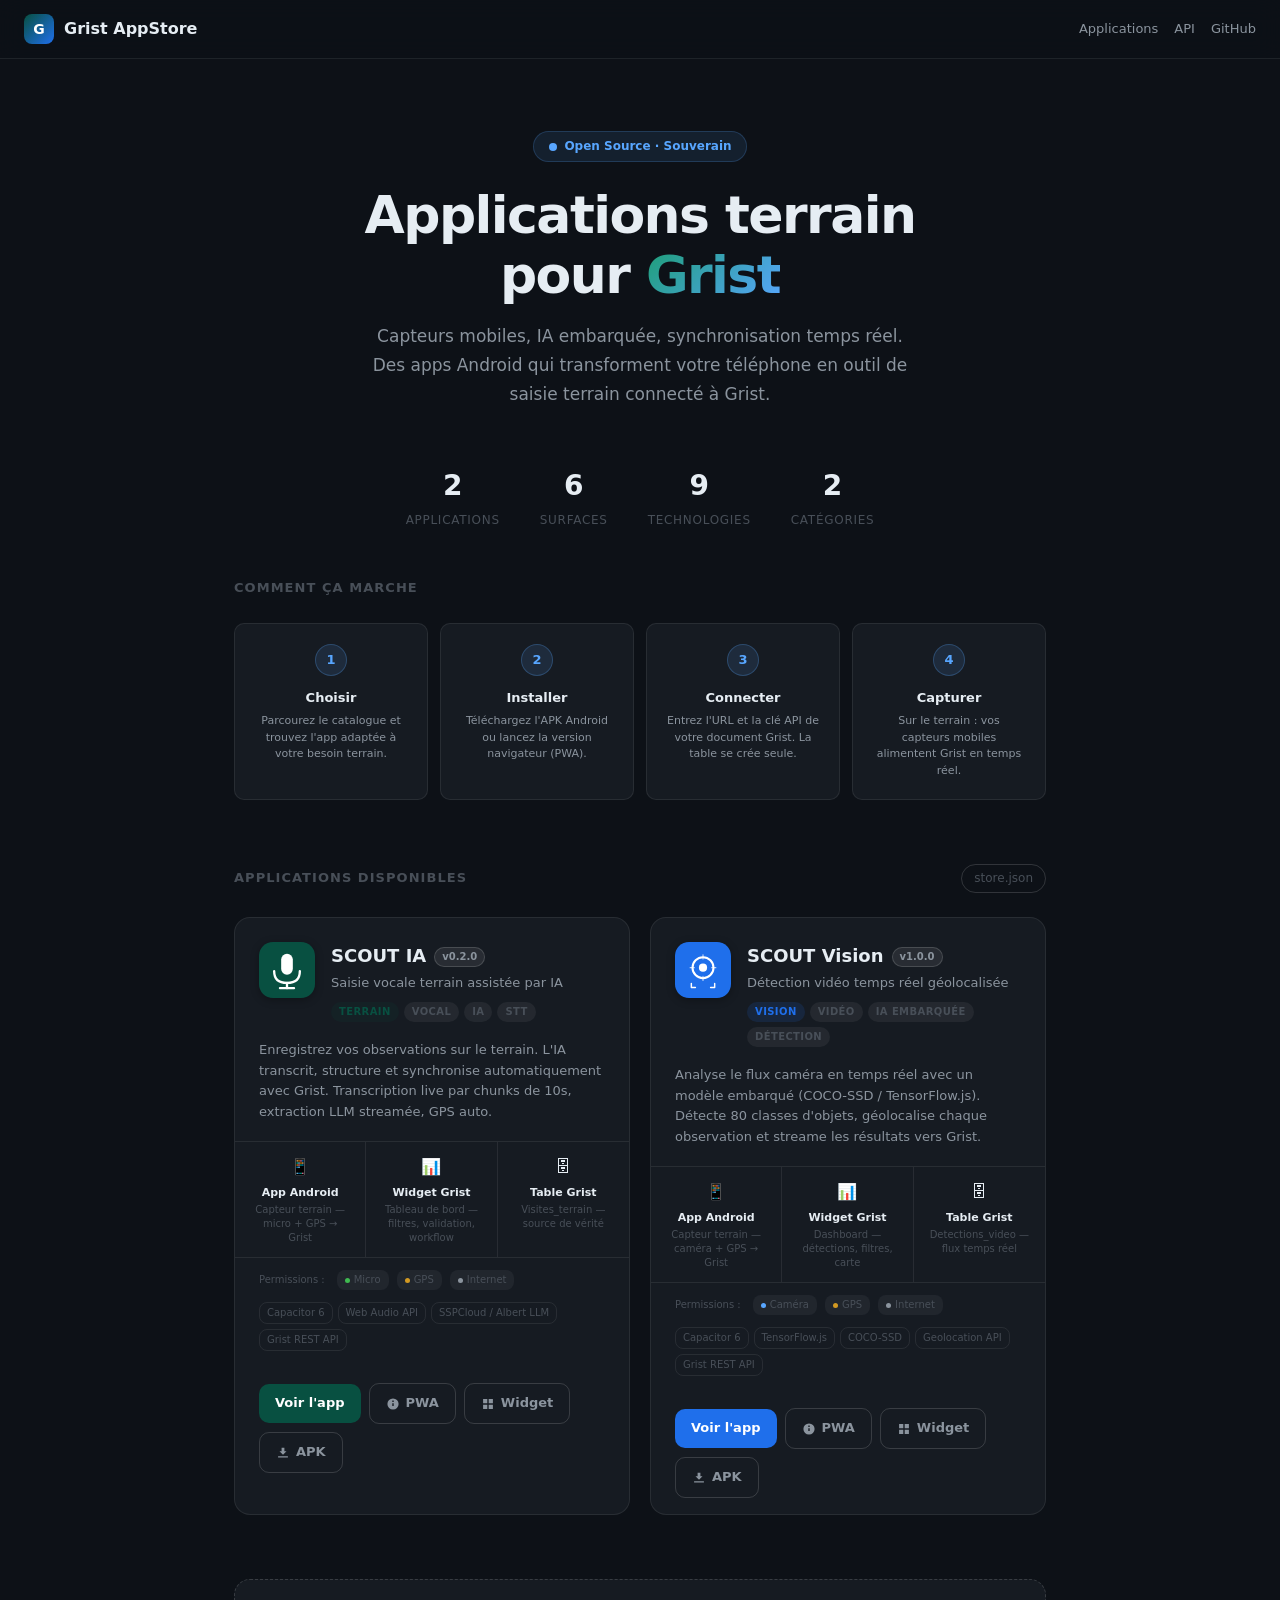
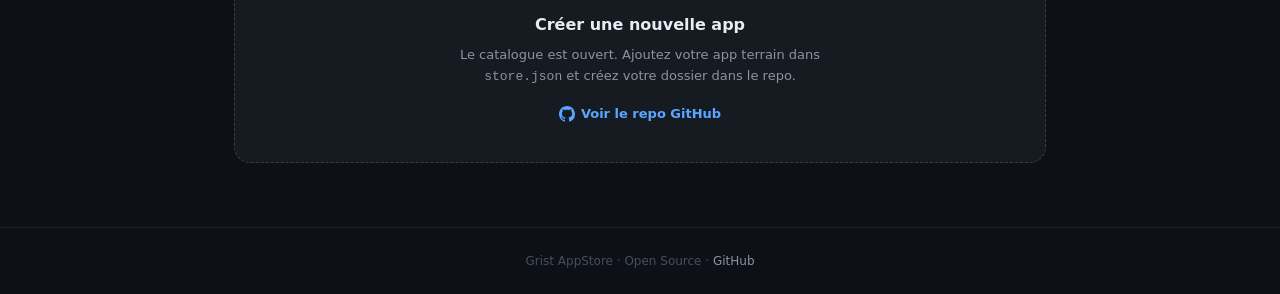
<file: index.html>
<!DOCTYPE html>
<html lang="fr">
<head>
<meta charset="UTF-8">
<meta name="viewport" content="width=device-width, initial-scale=1.0">
<title>Grist AppStore — Applications terrain pour Grist</title>
<meta name="description" content="Applications terrain et métier pour Grist : capteurs mobiles, IA embarquée, synchronisation temps réel.">
<style>
:root{--bg:#0d1117;--bg2:#161b22;--bg3:#21262d;--bd:rgba(255,255,255,.08);--bd2:rgba(255,255,255,.15);--tx:#e6edf3;--tx2:#8b949e;--tx3:#484f58;--r:10px;--r2:16px;--f:'Segoe UI',system-ui,sans-serif}
*{box-sizing:border-box;margin:0;padding:0}
body{font-family:var(--f);background:var(--bg);color:var(--tx);min-height:100vh;line-height:1.6}
a{color:inherit;text-decoration:none}

/* ── NAV ── */
nav{padding:14px 24px;display:flex;align-items:center;justify-content:space-between;border-bottom:1px solid var(--bd);position:sticky;top:0;background:rgba(13,17,23,.92);backdrop-filter:blur(12px);z-index:10}
.nav-brand{display:flex;align-items:center;gap:10px;font-weight:700;font-size:16px}
.nav-logo{width:30px;height:30px;border-radius:8px;background:linear-gradient(135deg,#085041,#1f6feb);display:flex;align-items:center;justify-content:center;color:#fff;font-weight:800;font-size:14px}
.nav-links{display:flex;gap:16px;font-size:13px;color:var(--tx2)}
.nav-links a:hover{color:var(--tx)}

/* ── HERO ── */
.hero{max-width:800px;margin:0 auto;padding:72px 24px 56px;text-align:center}
.hero-pill{display:inline-flex;align-items:center;gap:6px;background:rgba(88,166,255,.1);border:1px solid rgba(88,166,255,.2);color:#58a6ff;font-size:12px;font-weight:600;padding:5px 14px;border-radius:20px;margin-bottom:24px}
.hero h1{font-size:clamp(30px,5.5vw,52px);font-weight:800;letter-spacing:-.03em;line-height:1.15;margin-bottom:16px}
.hero h1 .hl{background:linear-gradient(135deg,#1D9E75,#58a6ff);-webkit-background-clip:text;-webkit-text-fill-color:transparent;background-clip:text}
.hero p{font-size:17px;color:var(--tx2);max-width:560px;margin:0 auto;line-height:1.7}

/* ── STATS ── */
.stats{display:flex;justify-content:center;gap:40px;padding:0 24px 48px;flex-wrap:wrap}
.stat{text-align:center}
.stat-v{font-size:28px;font-weight:800}
.stat-l{font-size:12px;color:var(--tx3);text-transform:uppercase;letter-spacing:.06em;margin-top:2px}

/* ── SECTION ── */
.section{max-width:860px;margin:0 auto;padding:0 24px 64px}
.section-hdr{display:flex;align-items:center;justify-content:space-between;margin-bottom:24px}
.section-title{font-size:13px;font-weight:700;text-transform:uppercase;letter-spacing:.08em;color:var(--tx3)}
.section-link{font-size:12px;color:var(--tx3);border:1px solid var(--bd2);border-radius:20px;padding:4px 12px}
.section-link:hover{color:var(--tx);border-color:var(--tx3)}

/* ── APP CARDS ── */
.app-grid{display:grid;grid-template-columns:repeat(auto-fill,minmax(360px,1fr));gap:20px}
@media(max-width:420px){.app-grid{grid-template-columns:1fr}}

.app-card{background:var(--bg2);border:1px solid var(--bd);border-radius:var(--r2);overflow:hidden;transition:border-color .2s,transform .2s}
.app-card:hover{border-color:var(--bd2);transform:translateY(-2px)}

.app-card-top{padding:24px 24px 18px;display:flex;gap:16px;align-items:flex-start}
.app-icon{width:56px;height:56px;border-radius:14px;overflow:hidden;flex-shrink:0;box-shadow:0 2px 8px rgba(0,0,0,.3)}
.app-icon img{width:100%;height:100%;display:block}
.app-info{flex:1;min-width:0}
.app-name{font-size:18px;font-weight:700;margin-bottom:2px;display:flex;align-items:center;gap:8px}
.app-version{font-size:10px;font-weight:600;background:rgba(255,255,255,.08);border:1px solid var(--bd2);padding:1px 7px;border-radius:10px;color:var(--tx2)}
.app-tagline{font-size:13px;color:var(--tx2);margin-bottom:8px}
.app-tags{display:flex;gap:5px;flex-wrap:wrap}
.app-tag{font-size:10px;font-weight:600;padding:2px 8px;border-radius:10px;text-transform:uppercase;letter-spacing:.04em}

.app-desc{padding:0 24px 18px;font-size:13px;color:var(--tx2);line-height:1.6}

/* Surfaces row */
.app-surfaces{display:grid;grid-template-columns:repeat(3,1fr);border-top:1px solid var(--bd);border-bottom:1px solid var(--bd)}
.app-surface{padding:12px 16px;text-align:center;border-right:1px solid var(--bd)}
.app-surface:last-child{border-right:none}
.app-surface-icon{font-size:16px;margin-bottom:4px}
.app-surface-label{font-size:11px;font-weight:600;margin-bottom:2px}
.app-surface-desc{font-size:10px;color:var(--tx3);line-height:1.4}

/* Permissions */
.app-perms{padding:12px 24px;display:flex;gap:8px;align-items:center;flex-wrap:wrap}
.app-perm{font-size:10px;color:var(--tx3);background:var(--bg3);padding:2px 8px;border-radius:8px;display:flex;align-items:center;gap:4px}
.perm-dot{width:5px;height:5px;border-radius:50%}

/* Actions row */
.app-actions{padding:16px 24px;display:flex;gap:8px;align-items:center;flex-wrap:wrap}
.app-btn{display:inline-flex;align-items:center;gap:6px;padding:9px 16px;border-radius:var(--r);font-size:13px;font-weight:600;border:1.5px solid transparent;cursor:pointer;font-family:var(--f);transition:all .15s;text-decoration:none}
.app-btn:hover{filter:brightness(1.1);transform:translateY(-1px)}
.app-btn-primary{color:#fff;border:none}
.app-btn-secondary{background:transparent;border-color:var(--bd2);color:var(--tx2)}
.app-btn-secondary:hover{border-color:var(--tx3);color:var(--tx)}
.app-btn svg{width:14px;height:14px}

/* Stack pills */
.app-stack{padding:0 24px 16px;display:flex;gap:5px;flex-wrap:wrap}
.app-stack-pill{font-size:10px;color:var(--tx3);border:1px solid var(--bd);padding:2px 7px;border-radius:8px}

/* ── HOW IT WORKS ── */
.how{max-width:860px;margin:0 auto;padding:0 24px 64px}
.how-grid{display:grid;grid-template-columns:repeat(4,1fr);gap:12px}
@media(max-width:640px){.how-grid{grid-template-columns:repeat(2,1fr)}}
@media(max-width:380px){.how-grid{grid-template-columns:1fr}}
.how-card{background:var(--bg2);border:1px solid var(--bd);border-radius:var(--r);padding:20px;text-align:center}
.how-num{width:32px;height:32px;border-radius:50%;background:rgba(88,166,255,.12);border:1px solid rgba(88,166,255,.25);color:#58a6ff;font-size:13px;font-weight:700;display:flex;align-items:center;justify-content:center;margin:0 auto 12px}
.how-card h4{font-size:13px;font-weight:600;margin-bottom:4px}
.how-card p{font-size:11px;color:var(--tx2);line-height:1.5}

/* ── ADD YOUR APP CTA ── */
.cta{max-width:860px;margin:0 auto;padding:0 24px 64px}
.cta-box{background:var(--bg2);border:1px dashed var(--bd2);border-radius:var(--r2);padding:32px;text-align:center}
.cta-box h3{font-size:16px;font-weight:700;margin-bottom:8px}
.cta-box p{font-size:13px;color:var(--tx2);max-width:440px;margin:0 auto 16px;line-height:1.6}
.cta-link{display:inline-flex;align-items:center;gap:6px;color:#58a6ff;font-size:13px;font-weight:600}
.cta-link:hover{text-decoration:underline}

/* ── FOOTER ── */
footer{border-top:1px solid var(--bd);padding:24px;text-align:center;font-size:12px;color:var(--tx3)}
footer a{color:var(--tx2)}
footer a:hover{text-decoration:underline}
</style>
</head>
<body>

<!-- ── NAV ── -->
<nav>
  <div class="nav-brand">
    <div class="nav-logo">G</div>
    Grist AppStore
  </div>
  <div class="nav-links">
    <a href="#apps">Applications</a>
    <a href="store.json">API</a>
    <a href="https://github.com/nic01asFr/Grist-AppStore">GitHub</a>
  </div>
</nav>

<!-- ── HERO ── -->
<div class="hero">
  <div class="hero-pill">
    <svg width="10" height="10" viewBox="0 0 10 10"><circle cx="5" cy="5" r="4" fill="currentColor"/></svg>
    Open Source · Souverain
  </div>
  <h1>Applications terrain<br>pour <span class="hl">Grist</span></h1>
  <p>Capteurs mobiles, IA embarquée, synchronisation temps réel. Des apps Android qui transforment votre téléphone en outil de saisie terrain connecté à Grist.</p>
</div>

<!-- ── STATS ── -->
<div class="stats" id="stats"></div>

<!-- ── HOW IT WORKS ── -->
<div class="how">
  <div class="section-hdr" style="margin-bottom:24px"><div class="section-title">Comment ça marche</div></div>
  <div class="how-grid">
    <div class="how-card">
      <div class="how-num">1</div>
      <h4>Choisir</h4>
      <p>Parcourez le catalogue et trouvez l'app adaptée à votre besoin terrain.</p>
    </div>
    <div class="how-card">
      <div class="how-num">2</div>
      <h4>Installer</h4>
      <p>Téléchargez l'APK Android ou lancez la version navigateur (PWA).</p>
    </div>
    <div class="how-card">
      <div class="how-num">3</div>
      <h4>Connecter</h4>
      <p>Entrez l'URL et la clé API de votre document Grist. La table se crée seule.</p>
    </div>
    <div class="how-card">
      <div class="how-num">4</div>
      <h4>Capturer</h4>
      <p>Sur le terrain : vos capteurs mobiles alimentent Grist en temps réel.</p>
    </div>
  </div>
</div>

<!-- ── APP CATALOG ── -->
<div class="section" id="apps">
  <div class="section-hdr">
    <div class="section-title">Applications disponibles</div>
    <a href="store.json" class="section-link">store.json</a>
  </div>
  <div class="app-grid" id="appGrid"></div>
</div>

<!-- ── CTA ── -->
<div class="cta">
  <div class="cta-box">
    <h3>Créer une nouvelle app</h3>
    <p>Le catalogue est ouvert. Ajoutez votre app terrain dans <code>store.json</code> et créez votre dossier dans le repo.</p>
    <a href="https://github.com/nic01asFr/Grist-AppStore" class="cta-link">
      <svg width="16" height="16" viewBox="0 0 16 16" fill="currentColor"><path d="M8 0C3.58 0 0 3.58 0 8c0 3.54 2.29 6.53 5.47 7.59.4.07.55-.17.55-.38 0-.19-.01-.82-.01-1.49-2.01.37-2.53-.49-2.69-.94-.09-.23-.48-.94-.82-1.13-.28-.15-.68-.52-.01-.53.63-.01 1.08.58 1.23.82.72 1.21 1.87.87 2.33.66.07-.52.28-.87.51-1.07-1.78-.2-3.64-.89-3.64-3.95 0-.87.31-1.59.82-2.15-.08-.2-.36-1.02.08-2.12 0 0 .67-.21 2.2.82.64-.18 1.32-.27 2-.27.68 0 1.36.09 2 .27 1.53-1.04 2.2-.82 2.2-.82.44 1.1.16 1.92.08 2.12.51.56.82 1.27.82 2.15 0 3.07-1.87 3.75-3.65 3.95.29.25.54.73.54 1.48 0 1.07-.01 1.93-.01 2.2 0 .21.15.46.55.38A8.01 8.01 0 0016 8c0-4.42-3.58-8-8-8z"/></svg>
      Voir le repo GitHub
    </a>
  </div>
</div>

<footer>
  Grist AppStore · Open Source · <a href="https://github.com/nic01asFr/Grist-AppStore">GitHub</a>
</footer>

<script>
// Chargement dynamique depuis store.json
(async function(){
  let store;
  try{
    const r = await fetch('store.json');
    store = await r.json();
  }catch(_){
    document.getElementById('appGrid').innerHTML = '<p style="color:var(--tx3)">Erreur de chargement du catalogue.</p>';
    return;
  }

  const apps = store.apps || [];

  // Stats
  const statsEl = document.getElementById('stats');
  const totalPerms = new Set(apps.flatMap(a=>a.permissions||[])).size;
  statsEl.innerHTML = `
    <div class="stat"><div class="stat-v">${apps.length}</div><div class="stat-l">Applications</div></div>
    <div class="stat"><div class="stat-v">${apps.reduce((n,a)=>n+(a.surfaces||[]).length,0)}</div><div class="stat-l">Surfaces</div></div>
    <div class="stat"><div class="stat-v">${apps.reduce((n,a)=>n+(a.stack||[]).length,0)}</div><div class="stat-l">Technologies</div></div>
    <div class="stat"><div class="stat-v">${new Set(apps.map(a=>a.category)).size}</div><div class="stat-l">Catégories</div></div>
  `;

  // App cards
  const grid = document.getElementById('appGrid');
  grid.innerHTML = apps.map(app=>{
    const permColors = {microphone:'#3fb950',camera:'#58a6ff',geolocation:'#d29922',internet:'#8b949e'};
    const permLabels = {microphone:'Micro',camera:'Caméra',geolocation:'GPS',internet:'Internet'};
    const surfaceIcons = {apk:'📱',widget:'📊',table:'🗄'};

    return `
    <div class="app-card">
      <div class="app-card-top">
        <div class="app-icon"><img src="${app.icon}" alt="${app.name}"></div>
        <div class="app-info">
          <div class="app-name">${app.name} <span class="app-version">v${app.version}</span></div>
          <div class="app-tagline">${app.tagline}</div>
          <div class="app-tags">
            <span class="app-tag" style="background:${app.color}22;color:${app.color}">${app.category}</span>
            ${(app.tags||[]).slice(0,3).map(t=>`<span class="app-tag" style="background:rgba(255,255,255,.06);color:var(--tx3)">${t}</span>`).join('')}
          </div>
        </div>
      </div>

      <div class="app-desc">${app.description}</div>

      <div class="app-surfaces">
        ${(app.surfaces||[]).map(s=>`
          <div class="app-surface">
            <div class="app-surface-icon">${surfaceIcons[s.type]||'📦'}</div>
            <div class="app-surface-label">${s.label}</div>
            <div class="app-surface-desc">${s.description}</div>
          </div>
        `).join('')}
      </div>

      <div class="app-perms">
        <span style="font-size:10px;color:var(--tx3);margin-right:4px">Permissions :</span>
        ${(app.permissions||[]).map(p=>`
          <span class="app-perm">
            <span class="perm-dot" style="background:${permColors[p]||'#8b949e'}"></span>
            ${permLabels[p]||p}
          </span>
        `).join('')}
      </div>

      <div class="app-stack">
        ${(app.stack||[]).map(s=>`<span class="app-stack-pill">${s}</span>`).join('')}
      </div>

      <div class="app-actions">
        <a href="${app.urls.landing}" class="app-btn app-btn-primary" style="background:${app.color}">
          Voir l'app
        </a>
        <a href="${app.urls.app}" class="app-btn app-btn-secondary" title="Lancer dans le navigateur (PWA)">
          <svg viewBox="0 0 20 20" fill="currentColor"><path d="M10 2a8 8 0 100 16 8 8 0 000-16zm1 11H9V9h2v4zm0-6H9V5h2v2z"/></svg>
          PWA
        </a>
        <a href="${app.urls.widget}" class="app-btn app-btn-secondary" title="Widget pour Grist">
          <svg viewBox="0 0 20 20" fill="currentColor"><path d="M3 3h6v6H3V3zm8 0h6v6h-6V3zM3 11h6v6H3v-6zm8 0h6v6h-6v-6z"/></svg>
          Widget
        </a>
        <a href="${app.urls.apk}" class="app-btn app-btn-secondary" title="Télécharger l'APK Android">
          <svg viewBox="0 0 20 20" fill="currentColor"><path d="M10 14l-5-5h3V4h4v5h3l-5 5zm-7 2h14v2H3v-2z"/></svg>
          APK
        </a>
      </div>
    </div>`;
  }).join('');
})();
</script>
</body>
</html>
</file>
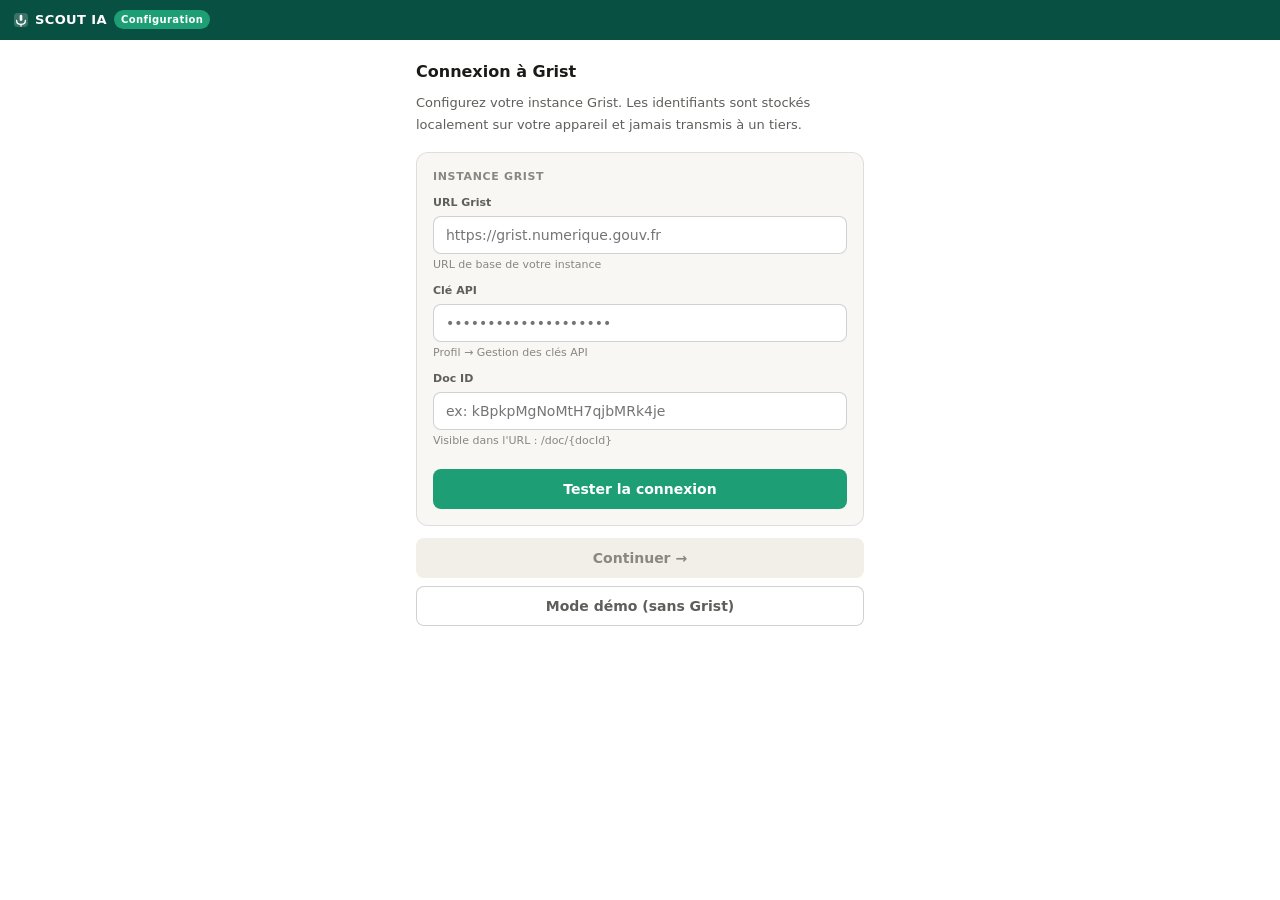
<file: app/index.html>
<!DOCTYPE html>
<html lang="fr">
<head>
<meta charset="UTF-8">
<meta name="viewport" content="width=device-width, initial-scale=1.0, viewport-fit=cover">
<meta name="theme-color" content="#085041">
<meta name="mobile-web-app-capable" content="yes">
<meta name="apple-mobile-web-app-capable" content="yes">
<meta name="apple-mobile-web-app-title" content="SCOUT IA">
<link rel="manifest" href="manifest.json">
<title>SCOUT IA</title>
<script src="https://docs.getgrist.com/grist-plugin-api.js"></script>
<script src="../shared/grist-client.js"></script>
<script src="../shared/storage.js"></script>
<script src="../shared/sensors.js"></script>
<style>
:root{--ct:#085041;--ct-m:#1D9E75;--ct-l:#E1F5EE;--ca:#BA7517;--ca-l:#FAEEDA;--cr:#A32D2D;--cr-l:#FCEBEB;--cg:#444441;--cg-l:#F1EFE8;--cg-m:#888780;--bg:#fff;--bg2:#f8f7f4;--bg3:#f1efe8;--bd:rgba(0,0,0,.1);--bd2:rgba(0,0,0,.18);--tx:#1a1a18;--tx2:#5f5e5a;--tx3:#888780;--r:8px;--r2:12px;--f:'Segoe UI',system-ui,sans-serif;--st:env(safe-area-inset-top,0px);--sb:env(safe-area-inset-bottom,0px)}
@media(prefers-color-scheme:dark){:root{--bg:#1c1c1a;--bg2:#242422;--bg3:#2c2c2a;--bd:rgba(255,255,255,.1);--bd2:rgba(255,255,255,.18);--tx:#e8e6de;--tx2:#b4b2a9;--tx3:#5f5e5a}}
*{box-sizing:border-box;margin:0;padding:0}
body{font-family:var(--f);background:var(--bg);color:var(--tx);font-size:14px;line-height:1.5;min-height:100dvh}
.hdr{background:var(--ct);color:#fff;padding:10px 14px;display:flex;align-items:center;justify-content:space-between;position:sticky;top:0;z-index:10;padding-top:calc(10px + var(--st))}
.hdr-t{font-size:13px;font-weight:600;letter-spacing:.03em;display:flex;align-items:center;gap:7px}
.badge{background:var(--ct-m);color:#fff;font-size:10px;font-weight:600;padding:2px 7px;border-radius:20px}
.hdr-a{display:flex;gap:6px}
.bi{background:rgba(255,255,255,.15);border:none;color:#fff;width:32px;height:32px;border-radius:8px;cursor:pointer;font-size:15px;display:flex;align-items:center;justify-content:center;-webkit-tap-highlight-color:transparent}
.bi:active{background:rgba(255,255,255,.3)}

/* SETUP */
#setupScreen{display:none}
.sb{padding:20px 16px;max-width:480px;margin:0 auto}
.ss{display:none}.ss.active{display:block}
.st{font-size:16px;font-weight:600;margin-bottom:8px}
.su{font-size:13px;color:var(--tx2);margin-bottom:16px;line-height:1.7}
.sp{background:var(--bg2);border:1px solid var(--bd2);border-radius:var(--r);padding:12px 14px;margin-bottom:16px}
.sr{display:flex;align-items:baseline;gap:8px;padding:5px 0;border-bottom:1px solid var(--bd);font-size:12px}
.sr:last-child{border:none}
.sc{font-weight:600;color:var(--tx);flex:1}
.stype{color:var(--tx3);font-size:11px;background:var(--bg3);padding:1px 6px;border-radius:4px}
.sreq{color:var(--ct-m);font-size:10px;font-weight:700}
.mb{border:1px solid var(--bd2);border-radius:var(--r2);overflow:hidden;margin-bottom:12px}
.mb-h{background:var(--bg3);padding:8px 12px;font-size:11px;font-weight:700;text-transform:uppercase;letter-spacing:.06em;color:var(--tx2);display:flex;align-items:center;gap:6px}
.mr-wrap{padding:10px 12px;display:flex;flex-direction:column;gap:8px}
.mr{display:grid;grid-template-columns:1fr 20px 1fr;align-items:center;gap:6px;font-size:12px}
.mr-lbl{color:var(--tx2);font-weight:600;white-space:nowrap;overflow:hidden;text-overflow:ellipsis}
.mr-arr{color:var(--tx3);text-align:center;font-size:10px}
.mr select{width:100%;border:1px solid var(--bd2);border-radius:6px;padding:6px 8px;font-size:12px;font-family:var(--f);background:var(--bg);color:var(--tx);outline:none}
.spin{display:inline-block;width:16px;height:16px;border:2px solid var(--bd2);border-top-color:var(--ct-m);border-radius:50%;animation:spin .7s linear infinite;vertical-align:middle;margin-right:6px}
@keyframes spin{to{transform:rotate(360deg)}}
.ob-card{background:var(--bg2);border:1px solid var(--bd);border-radius:var(--r2);padding:16px;margin-bottom:12px}
.ob-title{font-size:11px;font-weight:700;text-transform:uppercase;letter-spacing:.06em;color:var(--tx3);margin-bottom:10px}
.ob-field{margin-bottom:10px}
.ob-field label{font-size:11px;font-weight:600;color:var(--tx2);display:block;margin-bottom:4px}
.ob-field input{width:100%;border:1px solid var(--bd2);border-radius:var(--r);padding:10px 12px;font-size:14px;font-family:var(--f);background:var(--bg);color:var(--tx);outline:none}
.ob-field input:focus{border-color:var(--ct-m);box-shadow:0 0 0 3px rgba(29,158,117,.15)}
.ob-hint{font-size:11px;color:var(--tx3);margin-top:3px;line-height:1.5}
.ob-st{font-size:12px;padding:8px 10px;border-radius:var(--r);margin-top:8px;display:none}
.ob-st.ok{display:block;background:var(--ct-l);color:var(--ct)}
.ob-st.err{display:block;background:var(--cr-l);color:var(--cr)}

/* STEPS */
.steps{display:flex;align-items:center;padding:10px 14px;border-bottom:1px solid var(--bd)}
.step{flex:1;text-align:center;font-size:10px;font-weight:600;color:var(--tx3);padding:4px 2px;white-space:nowrap}
.step.active{color:var(--ct)}.step.done{color:var(--ct-m)}
.step-n{width:20px;height:20px;border-radius:50%;border:1.5px solid var(--bd2);display:flex;align-items:center;justify-content:center;font-size:9px;margin:0 auto 3px;font-weight:700}
.step.active .step-n{border-color:var(--ct);background:var(--ct);color:#fff}
.step.done .step-n{border-color:var(--ct-m);background:var(--ct-m);color:#fff}
.step-l{width:16px;height:1.5px;background:var(--bd);flex-shrink:0;margin-top:-14px}

/* PANELS */
.panel{padding:12px 14px}.panel+.panel{border-top:1px solid var(--bd)}
.sl{font-size:11px;font-weight:600;text-transform:uppercase;letter-spacing:.07em;color:var(--tx3);margin-bottom:8px;display:flex;align-items:center;gap:6px}
.dot{width:6px;height:6px;border-radius:50%;background:var(--ct-m)}
.rz{background:var(--bg2);border:1.5px dashed var(--bd2);border-radius:var(--r2);padding:20px 16px;text-align:center;transition:border-color .2s,background .2s}
.rz.rec{border-color:var(--cr);background:var(--cr-l);border-style:solid}
.br{width:64px;height:64px;border-radius:50%;border:none;cursor:pointer;background:var(--ct-m);color:#fff;font-size:26px;margin:0 auto 10px;display:flex;align-items:center;justify-content:center;transition:all .15s;box-shadow:0 4px 12px rgba(15,110,86,.35);-webkit-tap-highlight-color:transparent}
.br:active{transform:scale(.94)}
.br.rec{background:var(--cr);box-shadow:0 4px 12px rgba(163,45,45,.4);animation:pulse 1.2s infinite}
@keyframes pulse{0%,100%{transform:scale(1)}50%{transform:scale(1.08)}}
.rl{font-size:13px;color:var(--tx2);font-weight:500}.rl.rec{color:var(--cr);font-weight:600}
.tmr{font-size:12px;color:var(--tx3);margin-top:5px;font-variant-numeric:tabular-nums}
.wf{display:flex;align-items:center;justify-content:center;gap:3px;height:32px;margin:10px 0 4px}
.wb{width:3px;border-radius:2px;background:var(--cr);transition:height .08s}
.tbox{background:var(--bg2);border:1px solid var(--bd);border-radius:var(--r);padding:12px;min-height:70px;font-size:13px;line-height:1.7;white-space:pre-wrap}
.tbox.ld::after{content:'';display:inline-block;width:8px;height:8px;border-radius:50%;background:var(--ct-m);animation:blink .8s infinite;vertical-align:middle;margin-left:6px}
@keyframes blink{0%,100%{opacity:1}50%{opacity:.2}}
.fg{display:grid;grid-template-columns:1fr 1fr;gap:10px}
.ff{grid-column:1/-1}
.fl label{font-size:11px;font-weight:600;color:var(--tx2);display:block;margin-bottom:3px}
.fl input,.fl select,.fl textarea{width:100%;background:var(--bg);border:1px solid var(--bd2);border-radius:var(--r);padding:8px 10px;font-size:13px;font-family:var(--f);color:var(--tx);outline:none}
.fl input:focus,.fl select:focus,.fl textarea:focus{border-color:var(--ct-m);box-shadow:0 0 0 2px rgba(29,158,117,.15)}
.fl textarea{resize:vertical;min-height:70px;line-height:1.6}
.fl select{appearance:none;background-image:url("data:image/svg+xml,%3Csvg xmlns='http://www.w3.org/2000/svg' width='10' height='6'%3E%3Cpath d='M0 0l5 6 5-6z' fill='%23888'/%3E%3C/svg%3E");background-repeat:no-repeat;background-position:right 10px center;padding-right:28px}
.fl.ai input,.fl.ai select,.fl.ai textarea{border-color:var(--ct-m);background:var(--ct-l)}
.aic{display:inline-flex;align-items:center;gap:3px;font-size:10px;background:var(--ct-l);color:var(--ct);padding:1px 6px;border-radius:20px;font-weight:600;margin-left:5px;vertical-align:middle}
.up-w{display:flex;gap:6px;flex-wrap:wrap}
.up{padding:5px 14px;border-radius:20px;font-size:12px;font-weight:600;border:1.5px solid transparent;cursor:pointer;-webkit-tap-highlight-color:transparent}
.up[data-v="faible"]{background:var(--ct-l);color:var(--ct)}.up[data-v="moyen"]{background:var(--ca-l);color:var(--ca)}
.up[data-v="élevé"]{background:#fef3cd;color:#7d5a00}.up[data-v="critique"]{background:var(--cr-l);color:var(--cr)}
.up.sel[data-v="faible"]{border-color:var(--ct)}.up.sel[data-v="moyen"]{border-color:var(--ca)}
.up.sel[data-v="élevé"]{border-color:#7d5a00}.up.sel[data-v="critique"]{border-color:var(--cr)}
.ab{display:flex;gap:8px;padding:10px 14px;border-top:1px solid var(--bd);background:var(--bg2);padding-bottom:calc(10px + var(--sb))}
.btn{flex:1;padding:11px 12px;border-radius:var(--r);font-size:14px;font-weight:600;border:1.5px solid transparent;cursor:pointer;font-family:var(--f);-webkit-tap-highlight-color:transparent}
.bp{background:var(--ct-m);color:#fff}.bp:active{filter:brightness(.92)}
.bp:disabled{background:var(--cg-l);color:var(--tx3);cursor:not-allowed}
.bs{background:var(--bg);border-color:var(--bd2);color:var(--tx2)}.bs:active{background:var(--bg3)}
.sbar{padding:6px 14px;font-size:11px;min-height:24px}
.s-ok{color:var(--ct)}.s-err{color:var(--cr)}.s-info{color:var(--tx3)}
.ov{display:none;position:fixed;inset:0;background:rgba(0,0,0,.5);z-index:100;align-items:flex-end;justify-content:center}
.ov.open{display:flex}
.sh{background:var(--bg);width:100%;max-width:480px;border-radius:16px 16px 0 0;padding:16px 16px calc(16px + var(--sb));max-height:85vh;overflow-y:auto}
.sh-t{font-size:15px;font-weight:600;margin-bottom:14px;display:flex;justify-content:space-between;align-items:center}
.sh-x{background:none;border:none;font-size:20px;cursor:pointer;color:var(--tx2);padding:4px}
.sg{margin-bottom:12px}
.sg label{font-size:11px;font-weight:600;color:var(--tx2);display:block;margin-bottom:4px;text-transform:uppercase;letter-spacing:.05em}
.sg input,.sg select{width:100%;border:1px solid var(--bd2);border-radius:var(--r);padding:10px 12px;font-size:14px;font-family:var(--f);background:var(--bg);color:var(--tx);outline:none}
.sg input:focus,.sg select:focus{border-color:var(--ct-m);box-shadow:0 0 0 3px rgba(29,158,117,.15)}
.sg-i{font-size:11px;color:var(--tx3);margin-top:3px;line-height:1.5}
.dv{height:1px;background:var(--bd);margin:14px 0}
.cap-badge{display:inline-flex;align-items:center;gap:4px;background:rgba(8,80,65,.15);color:var(--ct);font-size:10px;font-weight:700;padding:2px 7px;border-radius:10px;margin-left:6px}
.photo-row{display:flex;gap:10px;align-items:center;margin-top:10px}
.photo-row .br{width:48px;height:48px;font-size:20px;margin:0;box-shadow:0 2px 8px rgba(15,110,86,.25)}
.photo-preview{flex:1;max-height:180px;border-radius:var(--r);overflow:hidden;display:none;position:relative;background:var(--bg3)}
.photo-preview img{width:100%;height:100%;object-fit:cover;display:block}
.photo-preview .photo-x{position:absolute;top:4px;right:4px;width:24px;height:24px;border-radius:50%;background:rgba(0,0,0,.6);color:#fff;border:none;font-size:14px;cursor:pointer;display:flex;align-items:center;justify-content:center}
.photo-input{display:none}
</style>
</head>
<body>

<!-- SETUP -->
<div id="setupScreen">
  <div class="hdr">
    <div class="hdr-t">
      <svg width="14" height="14" viewBox="0 0 16 16"><rect width="16" height="16" rx="4" fill="rgba(255,255,255,.2)"/><rect x="6.5" y="2" width="3" height="7" rx="1.5" fill="white"/><path d="M3 8.5Q3 13 8 13Q13 13 13 8.5" stroke="white" stroke-width="1.5" fill="none" stroke-linecap="round"/><line x1="8" y1="13" x2="8" y2="15" stroke="white" stroke-width="1.5" stroke-linecap="round"/></svg>
      SCOUT IA <span class="badge">Configuration</span>
    </div>
  </div>
  <div class="sb">
    <div class="ss active" id="st-checking">
      <div class="st"><span class="spin"></span>Initialisation…</div>
      <div class="su">Détection de l'environnement.</div>
    </div>

    <div class="ss" id="st-standalone">
      <div class="st">Connexion à Grist</div>
      <div class="su">Configurez votre instance Grist. Les identifiants sont stockés localement sur votre appareil et jamais transmis à un tiers.</div>
      <div class="ob-card">
        <div class="ob-title">Instance Grist</div>
        <div class="ob-field"><label>URL Grist</label><input type="url" id="ob-url" placeholder="https://grist.numerique.gouv.fr" autocomplete="off" spellcheck="false"><div class="ob-hint">URL de base de votre instance</div></div>
        <div class="ob-field"><label>Clé API</label><input type="password" id="ob-apikey" placeholder="••••••••••••••••••••" autocomplete="off"><div class="ob-hint">Profil → Gestion des clés API</div></div>
        <div class="ob-field"><label>Doc ID</label><input type="text" id="ob-docid" placeholder="ex: kBpkpMgNoMtH7qjbMRk4je" autocomplete="off" spellcheck="false"><div class="ob-hint">Visible dans l'URL : /doc/{docId}</div></div>
        <div id="ob-conn-status" class="ob-st"></div>
        <button class="btn bp" style="width:100%;margin-top:10px" onclick="testGristConn()">Tester la connexion</button>
      </div>
      <button class="btn bp" style="width:100%;margin-bottom:8px" id="btnContinue" onclick="continueStandalone()" disabled>Continuer →</button>
      <button class="btn bs" style="width:100%" onclick="finishSetup()">Mode démo (sans Grist)</button>
    </div>

    <div class="ss" id="st-create">
      <div class="st">Table non trouvée</div>
      <div class="su">La table <strong>Visites_terrain</strong> va être créée dans votre document.</div>
      <div class="sp" id="schemaPreview"></div>
      <button class="btn bp" style="width:100%;margin-bottom:8px" onclick="createTable()">+ Créer la table</button>
      <button class="btn bs" style="width:100%" onclick="showMappingState()">Utiliser une table existante →</button>
    </div>

    <div class="ss" id="st-mapping">
      <div class="st">Mapping des colonnes</div>
      <div class="su">Choisissez la table et associez les champs.</div>
      <div class="mb" style="margin-bottom:14px">
        <div class="mb-h">Table source</div>
        <div style="padding:10px 12px">
          <select id="mapTableSelect" onchange="onTableChange()" style="width:100%;border:1px solid var(--bd2);border-radius:var(--r);padding:8px 10px;font-size:14px;font-family:var(--f);background:var(--bg);color:var(--tx);outline:none;appearance:none">
            <option value="">— Choisir —</option>
          </select>
        </div>
      </div>
      <div class="mb" id="mapColsBlock" style="display:none">
        <div class="mb-h">Correspondance <span class="aic" style="margin-left:auto">auto</span></div>
        <div class="mr-wrap" id="mapRows"></div>
      </div>
      <div id="mapActions" style="display:none;margin-top:14px">
        <button class="btn bp" style="width:100%;margin-bottom:8px" onclick="saveMapping()">Valider</button>
        <button class="btn bs" style="width:100%" onclick="showCreateState()">← Créer une nouvelle table</button>
      </div>
    </div>

    <div class="ss" id="st-done">
      <div class="st" style="color:var(--ct-m)">✓ Prêt !</div>
      <div class="su" id="doneMsg"></div>
      <button class="btn bp" style="width:100%" onclick="finishSetup()">Ouvrir SCOUT IA →</button>
    </div>

    <div class="ss" id="st-error">
      <div class="st" style="color:var(--cr)">Erreur</div>
      <div class="su" id="errMsg"></div>
      <button class="btn bs" style="width:100%;margin-top:8px" onclick="initSetup()">↻ Réessayer</button>
      <button class="btn bp" style="width:100%;margin-top:8px" onclick="finishSetup()">Continuer sans Grist</button>
    </div>
  </div>
</div>

<!-- MAIN APP -->
<div id="mainApp" style="display:none">
  <div class="hdr">
    <div class="hdr-t">
      <svg width="14" height="14" viewBox="0 0 16 16"><rect width="16" height="16" rx="4" fill="rgba(255,255,255,.2)"/><rect x="6.5" y="2" width="3" height="7" rx="1.5" fill="white"/><path d="M3 8.5Q3 13 8 13Q13 13 13 8.5" stroke="white" stroke-width="1.5" fill="none" stroke-linecap="round"/><line x1="8" y1="13" x2="8" y2="15" stroke="white" stroke-width="1.5" stroke-linecap="round"/></svg>
      SCOUT IA <span class="badge">IA</span>
      <span id="capBadge" class="cap-badge" style="display:none">Natif</span>
    </div>
    <div class="hdr-a">
      <button class="bi" onclick="initSetup()" title="Reconfigurer">⚙</button>
      <button class="bi" onclick="openSettings()" title="API LLM">◎</button>
    </div>
  </div>

  <div class="steps">
    <div class="step done" id="step1"><div class="step-n">✓</div>Visite</div>
    <div class="step-l"></div>
    <div class="step active" id="step2"><div class="step-n">2</div>Audio</div>
    <div class="step-l"></div>
    <div class="step" id="step3"><div class="step-n">3</div>Texte</div>
    <div class="step-l"></div>
    <div class="step" id="step4"><div class="step-n">4</div>Validation</div>
  </div>

  <div class="panel">
    <div class="sl"><span class="dot"></span>Commentaire audio</div>
    <div class="rz" id="recZone">
      <button class="br" id="btnRec" onclick="toggleRecord()">🎙</button>
      <div class="rl" id="recLbl">Appuyer pour enregistrer</div>
      <div class="wf" id="waveform" style="display:none">
        <div class="wb" style="height:4px" id="b1"></div><div class="wb" style="height:8px" id="b2"></div>
        <div class="wb" style="height:14px" id="b3"></div><div class="wb" style="height:22px" id="b4"></div>
        <div class="wb" style="height:16px" id="b5"></div><div class="wb" style="height:10px" id="b6"></div>
        <div class="wb" style="height:6px" id="b7"></div>
      </div>
      <div class="tmr" id="timer"></div>
    </div>
    <div class="photo-row">
      <button class="br" onclick="document.getElementById('photoInput').click()" title="Prendre une photo">📷</button>
      <div class="photo-preview" id="photoPreview">
        <img id="photoImg">
        <button class="photo-x" onclick="clearPhoto()">✕</button>
      </div>
      <input type="file" accept="image/*" capture="environment" class="photo-input" id="photoInput" onchange="onPhotoCapture(this)">
    </div>
  </div>

  <div class="panel" id="panelTranscription" style="display:none">
    <div class="sl"><span class="dot"></span>Transcription</div>
    <div class="tbox" id="tbox"><span style="color:var(--tx3);font-style:italic">La transcription apparaîtra ici…</span></div>
    <div style="margin-top:10px;display:flex;gap:8px">
      <button class="btn bs" onclick="retranscribe()" style="flex:0;white-space:nowrap;font-size:12px;padding:6px 12px">↻ Retranscrire</button>
      <button class="btn bp" onclick="extractFields()" id="btnExtract" style="font-size:12px;padding:6px 12px">✦ Analyser par IA</button>
      <button class="btn bp" onclick="analyzePhoto()" id="btnPhotoAnalyze" style="font-size:12px;padding:6px 12px;display:none;background:var(--ca)">📷 Analyser la photo</button>
    </div>
  </div>

  <div class="panel" id="panelFields" style="display:none">
    <div class="sl"><span class="dot"></span>Données structurées <span class="aic">✦ IA</span></div>
    <div class="fg">
      <div class="fl ff" id="fg-commentaire_structure"><label>Commentaire structuré</label><textarea id="f-commentaire_structure" rows="3" placeholder="Synthèse IA…"></textarea></div>
      <div class="fl" id="fg-type_observation"><label>Type d'observation</label>
        <select id="f-type_observation"><option value="">— Sélectionner —</option><option>Voirie</option><option>Ouvrage d'art</option><option>Signalisation</option><option>Espaces verts</option><option>Assainissement</option><option>Éclairage public</option><option>Mobilier urbain</option><option>Autre</option></select>
      </div>
      <div class="fl" id="fg-localisation_precise"><label>Localisation précise</label><input type="text" id="f-localisation_precise" placeholder="PR, adresse…"></div>
      <div class="fl ff"><label>Niveau d'urgence</label>
        <div class="up-w" id="urgencePills">
          <div class="up" data-v="faible" onclick="selUrgence(this)">Faible</div>
          <div class="up" data-v="moyen" onclick="selUrgence(this)">Moyen</div>
          <div class="up" data-v="élevé" onclick="selUrgence(this)">Élevé</div>
          <div class="up" data-v="critique" onclick="selUrgence(this)">Critique</div>
        </div>
      </div>
      <div class="fl ff" id="fg-actions_requises"><label>Actions requises</label><textarea id="f-actions_requises" rows="2" placeholder="Actions à planifier…"></textarea></div>
      <div class="fl" id="fg-materiaux_concernes"><label>Matériaux concernés</label><input type="text" id="f-materiaux_concernes" placeholder="Béton, bitume…"></div>
      <div class="fl" id="fg-surface_estimee"><label>Surface estimée (m²)</label><input type="number" id="f-surface_estimee" placeholder="12" inputmode="decimal"></div>
      <div class="fl" id="fg-coordonnees_gps"><label>Coordonnées GPS</label><input type="text" id="f-coordonnees_gps" placeholder="Capture auto au démarrage" readonly style="color:var(--tx3);font-size:12px"></div>
    </div>
  </div>

  <div class="ab">
    <button class="btn bs" onclick="clearAll()">✕ Effacer</button>
    <button class="btn bp" id="btnSave" onclick="saveRecord()" disabled>↑ Enregistrer dans Grist</button>
  </div>
  <div class="sbar"><span id="statusMsg" class="s-info">Prêt</span></div>
</div>

<!-- SETTINGS -->
<div class="ov" id="settingsOverlay">
  <div class="sh">
    <div class="sh-t">Paramètres API LLM <button class="sh-x" onclick="closeSettings()">✕</button></div>
    <div class="sg"><label>Service</label>
      <select id="svc-provider" onchange="updateProviderUI()">
        <option value="sspcloud">SSPCloud (llm.lab.sspcloud.fr)</option>
        <option value="albert">Albert API (etalab.gouv.fr)</option>
        <option value="custom">Autre (OpenAI-compatible)</option>
      </select>
    </div>
    <div class="sg"><label>Clé API</label><input type="password" id="svc-apikey" placeholder="sk-…"><div class="sg-i" id="apikey-hint"></div></div>
    <div class="sg" id="svc-base-group" style="display:none"><label>URL de base</label><input type="url" id="svc-base"></div>
    <div class="dv"></div>
    <div class="sg"><label>Modèle STT</label><input type="text" id="svc-stt-model" value="gemma4-31b"><div class="sg-i">gemma4-31b supporte SpeechToText sur SSPCloud</div></div>
    <div class="sg"><label>Modèle LLM (extraction)</label>
      <select id="svc-llm-model">
        <option value="gpt-oss:20b">gpt-oss:20b — 20.9B, rapide</option>
        <option value="gpt-oss:120b">gpt-oss:120b — 116.8B, puissant</option>
        <option value="glm-4.7-flash:latest">glm-4.7-flash — 29.9B</option>
        <option value="qwen3-5-9b">qwen3-5-9b — 9B, léger</option>
        <option value="gemma4-31b">gemma4-31b — 31B, multimodal</option>
      </select>
    </div>
    <button class="btn bp" onclick="saveSettings()" style="width:100%;margin-top:8px">Enregistrer</button>
  </div>
</div>

<script>
// ══ STATE ══
// IS_CAP, IN_GRIST, apiFetch, apiFormFetch → shared/grist-client.js

let cfg = { provider:'sspcloud', apiKey:'', baseUrl:'https://llm.lab.sspcloud.fr/api', sttModel:'gemma4-31b', llmModel:'gpt-oss:20b' };
let gristConn = { url:'', apiKey:'', docId:'' };
let mapping = { tableId:'', columns:{} };
let gristRecord = null, transcription = '', audioBlob = null, urgenceVal = '', gpsCoords = null, photoBase64 = null;
let mediaRec = null, audioChunks = [], timerInt = null, waveInt = null, elapsed = 0;
let tableCols = {};

const FIELDS = [
  {id:'transcription_brute',   label:'Transcription brute',   type:'Text',    req:true},
  {id:'commentaire_structure', label:'Commentaire structuré', type:'Text',    req:false},
  {id:'type_observation',      label:"Type d'observation",    type:'Choice',  req:false},
  {id:'localisation_precise',  label:'Localisation précise',  type:'Text',    req:false},
  {id:'niveau_urgence',        label:"Niveau d'urgence",      type:'Choice',  req:false},
  {id:'actions_requises',      label:'Actions requises',      type:'Text',    req:false},
  {id:'materiaux_concernes',   label:'Matériaux concernés',   type:'Text',    req:false},
  {id:'surface_estimee',       label:'Surface estimée (m²)',  type:'Numeric', req:false},
  {id:'date_visite',           label:'Date de visite',        type:'Date',    req:false},
  {id:'statut',                label:'Statut',                type:'Choice',  req:false},
  {id:'audio',                 label:'Audio',                 type:'Attachments', req:false},
  {id:'photo',                 label:'Photo',                 type:'Attachments', req:false},
  {id:'coordonnees_gps',       label:'Coordonnées GPS',       type:'Text',    req:false},
];

// Storage → shared/storage.js (AppStorage)
const _store = new AppStorage('scoutia_v5');
const storeLoad = () => _store.load();
const storeSave = (d) => _store.save(d);

// ══ BOOT ══
window.addEventListener('load', async () => {
  if ('serviceWorker' in navigator) navigator.serviceWorker.register('sw.js').catch(()=>{});

  if (IS_CAP) {
    document.getElementById('capBadge').style.display = 'inline-flex';
  }

  const saved = await storeLoad();
  if (saved) {
    if (saved.cfg) Object.assign(cfg, saved.cfg);
    if (saved.gristConn) Object.assign(gristConn, saved.gristConn);
    if (saved.mapping && saved.mapping.tableId) Object.assign(mapping, saved.mapping);
  }

  if (IN_GRIST) {
    try { grist.ready({ requiredAccess:'full' }); } catch(e) { try { grist.ready(); } catch(_){} }
    if (mapping.tableId && Object.keys(mapping.columns).length > 0) { finishSetup(); }
    else { await initSetup(); }
  } else {
    if (gristConn.url && gristConn.apiKey && gristConn.docId && mapping.tableId) { finishSetup(); }
    else {
      show('setupScreen'); setS('standalone');
      if (gristConn.url) document.getElementById('ob-url').value = gristConn.url;
      if (gristConn.docId) document.getElementById('ob-docid').value = gristConn.docId;
    }
  }
});

// ══ GRIST API (via apiFetch → natif dans APK, fetch normal ailleurs) ══
const gristBase = () => `${gristConn.url}/api`;
const gristHdrs = () => ({ 'Authorization': `Bearer ${gristConn.apiKey}`, 'Content-Type': 'application/json' });

async function testGristConn() {
  const url = document.getElementById('ob-url').value.trim().replace(/\/$/,'');
  const key = document.getElementById('ob-apikey').value.trim();
  const docId = document.getElementById('ob-docid').value.trim();
  const el = document.getElementById('ob-conn-status');
  el.className = 'ob-st'; el.textContent = 'Test en cours…'; el.style.display = 'block';
  try {
    const r = await apiFetch(`${url}/api/docs/${docId}/tables`, {
      headers: { 'Authorization': `Bearer ${key}` }
    });
    if (!r.ok) throw new Error(`HTTP ${r.status}`);
    const d = await r.json();
    el.className = 'ob-st ok';
    el.textContent = `✓ Connecté${IS_CAP ? ' (HTTP natif)' : ''} — ${d.tables?.length || 0} table(s)`;
    gristConn = { url, apiKey: key, docId };
    document.getElementById('btnContinue').disabled = false;
  } catch(e) { el.className = 'ob-st err'; el.textContent = `✗ ${e.message}`; }
}

async function continueStandalone() { if (!gristConn.url) return; await initSetupGrist(); }

async function initSetup() {
  show('setupScreen'); hide('mainApp'); setS('checking');
  if (!IN_GRIST && !gristConn.url) { setS('standalone'); return; }
  await initSetupGrist();
}

async function initSetupGrist() {
  setS('checking');
  try {
    const tables = await listTables();
    if (tables.includes('Visites_terrain')) {
      mapping.tableId = 'Visites_terrain';
      await loadCols('Visites_terrain');
      autoMap('Visites_terrain');
      await popTableSel(tables);
      document.getElementById('mapTableSelect').value = 'Visites_terrain';
      renderMapRows('Visites_terrain');
      show('mapColsBlock'); show('mapActions');
      setS('mapping');
    } else { buildSchema(); await popTableSel(tables); setS('create'); }
  } catch(e) { document.getElementById('errMsg').textContent = `Erreur : ${e.message}`; setS('error'); }
}

async function listTables() {
  if (IN_GRIST) return await grist.docApi.listTables();
  const r = await apiFetch(`${gristBase()}/docs/${gristConn.docId}/tables`, { headers: gristHdrs() });
  if (!r.ok) throw new Error(`HTTP ${r.status}`);
  return (await r.json()).tables?.map(t => t.id) || [];
}

async function loadCols(tid) {
  if (tableCols[tid]) return;
  try {
    if (IN_GRIST) {
      const d = await grist.docApi.fetchTable(tid);
      tableCols[tid] = Object.keys(d).filter(k => !k.startsWith('_') && k !== 'id' && k !== 'manualSort');
    } else {
      const r = await apiFetch(`${gristBase()}/docs/${gristConn.docId}/tables/${tid}/columns`, { headers: gristHdrs() });
      const d = await r.json();
      tableCols[tid] = (d.columns || []).map(c => c.id).filter(id => id !== 'manualSort');
    }
  } catch(_) { tableCols[tid] = []; }
}

async function createTable() {
  setS('checking');
  document.querySelector('#st-checking .st').innerHTML = '<span class="spin"></span>Création…';
  try {
    if (IN_GRIST) {
      await grist.docApi.applyUserActions([['AddTable', 'Visites_terrain',
        FIELDS.map(f => ({
          id: f.id, type: f.type, label: f.label,
          ...(f.id==='type_observation'?{widgetOptions:JSON.stringify({choices:['Voirie',"Ouvrage d'art",'Signalisation','Espaces verts','Assainissement','Éclairage public','Mobilier urbain','Autre']})}:{}),
          ...(f.id==='niveau_urgence'?{widgetOptions:JSON.stringify({choices:['faible','moyen','élevé','critique'],choiceOptions:{'faible':{textColor:'#085041',fillColor:'#E1F5EE'},'moyen':{textColor:'#BA7517',fillColor:'#FAEEDA'},'élevé':{textColor:'#7d5a00',fillColor:'#fef3cd'},'critique':{textColor:'#A32D2D',fillColor:'#FCEBEB'}}})}:{}),
          ...(f.id==='statut'?{widgetOptions:JSON.stringify({choices:['à traiter','en cours','validé','rejeté'],choiceOptions:{'à traiter':{textColor:'#444441',fillColor:'#F1EFE8'},'en cours':{textColor:'#BA7517',fillColor:'#FAEEDA'},'validé':{textColor:'#085041',fillColor:'#E1F5EE'},'rejeté':{textColor:'#A32D2D',fillColor:'#FCEBEB'}}})}:{})
        }))
      ]]);
    } else {
      const r = await apiFetch(`${gristBase()}/docs/${gristConn.docId}/tables`, {
        method: 'POST', headers: gristHdrs(),
        body: JSON.stringify({ tables: [{ id: 'Visites_terrain', columns: FIELDS.map(f => ({ id:f.id, fields:{ label:f.label, type:f.type } })) }] })
      });
      if (!r.ok) throw new Error(`HTTP ${r.status}`);
    }
    mapping.tableId = 'Visites_terrain';
    mapping.columns = Object.fromEntries(FIELDS.map(f => [f.id, f.id]));
    await persistConfig();
    document.getElementById('doneMsg').textContent = `Table Visites_terrain créée (${FIELDS.length} colonnes).`;
    setS('done');
  } catch(e) { document.getElementById('errMsg').textContent = `Erreur : ${e.message}`; setS('error'); }
}

// ══ MAPPING UI ══
function setS(s) { document.querySelectorAll('.ss').forEach(el => el.classList.remove('active')); document.getElementById('st-'+s).classList.add('active'); }
function buildSchema() { document.getElementById('schemaPreview').innerHTML = FIELDS.map(f => `<div class="sr"><span class="sc">${f.id}</span><span class="stype">${f.type}</span>${f.req?'<span class="sreq">requis</span>':''}</div>`).join(''); }
async function popTableSel(tables) { const s=document.getElementById('mapTableSelect'); s.innerHTML='<option value="">— Choisir —</option>'; (tables||[]).forEach(t=>{const o=document.createElement('option');o.value=t;o.textContent=t;s.appendChild(o);}); }
function autoMap(tid) { const c=tableCols[tid]||[]; mapping.columns={}; FIELDS.forEach(f=>{const ex=c.find(x=>x===f.id); const fz=c.find(x=>x.toLowerCase().replace(/[^a-z0-9]/g,'')===f.id.toLowerCase().replace(/[^a-z0-9]/g,'')); mapping.columns[f.id]=ex||fz||'';}); }
async function onTableChange() { const t=document.getElementById('mapTableSelect').value; if(!t){hide('mapColsBlock');hide('mapActions');return;} mapping.tableId=t; await loadCols(t); autoMap(t); renderMapRows(t); show('mapColsBlock'); show('mapActions'); }
function renderMapRows(tid) { const c=tableCols[tid]||[]; document.getElementById('mapRows').innerHTML=FIELDS.map(f=>{const o=['<option value="">(ignorer)</option>',...c.map(x=>`<option value="${x}"${mapping.columns[f.id]===x?' selected':''}>${x}</option>`)].join(''); return `<div class="mr"><div class="mr-lbl">${f.label}${f.req?' *':''}</div><div class="mr-arr">→</div><select onchange="mapping.columns['${f.id}']=this.value">${o}</select></div>`;}).join(''); }
function showMappingState() { listTables().then(t=>popTableSel(t)).catch(()=>popTableSel([])); setS('mapping'); }
function showCreateState() { buildSchema(); setS('create'); }
async function saveMapping() { if(!mapping.tableId){alert('Choisir une table');return;} await persistConfig(); document.getElementById('doneMsg').textContent=`Mapping "${mapping.tableId}" — ${Object.values(mapping.columns).filter(Boolean).length}/${FIELDS.length} colonnes.`; setS('done'); }

async function persistConfig() {
  const d = { cfg, gristConn, mapping };
  if (IN_GRIST) { try { await grist.widgetApi.setOption('scoutConfig', d); } catch(_){} }
  await storeSave(d);
}

function finishSetup() {
  hide('setupScreen'); show('mainApp');
  if (IN_GRIST) setupListener();
  setStatus(mapping.tableId ? `Connecté — ${mapping.tableId}${IS_CAP ? ' · HTTP natif' : ''}` : 'Mode démo', 'info');
}

// ══ GRIST LISTENER (mode natif Grist) ══
function setupListener() {
  if (!IN_GRIST) return;
  try {
    grist.onRecord(rec => {
      if (!rec) return; gristRecord = rec;
      const get = f => rec[mapping.columns[f]||f];
      const tb = get('transcription_brute');
      if (tb) { transcription=tb; showTbox(tb,false); document.getElementById('panelTranscription').style.display='block'; }
      if (get('niveau_urgence')) selUrgenceVal(get('niveau_urgence'));
      ['commentaire_structure','type_observation','localisation_precise','actions_requises','materiaux_concernes','surface_estimee','coordonnees_gps'].forEach(k=>{ const el=document.getElementById('f-'+k),v=get(k); if(el&&v!=null)el.value=v; });
      document.getElementById('btnSave').disabled = false;
    });
  } catch(e) { console.warn(e); }
}

// ══ SETTINGS ══
const BASE_URLS={sspcloud:'https://llm.lab.sspcloud.fr/api',albert:'https://albert.api.etalab.gouv.fr/v1',custom:''};
const HINTS={sspcloud:'Générer depuis llm.lab.sspcloud.fr → Paramètres → Compte',albert:'albert.api.etalab.gouv.fr',custom:'Clé de votre service'};
function openSettings(){document.getElementById('svc-provider').value=cfg.provider;document.getElementById('svc-apikey').value=cfg.apiKey;document.getElementById('svc-base').value=cfg.baseUrl;document.getElementById('svc-stt-model').value=cfg.sttModel;document.getElementById('svc-llm-model').value=cfg.llmModel;updateProviderUI();document.getElementById('settingsOverlay').classList.add('open');}
function closeSettings(){document.getElementById('settingsOverlay').classList.remove('open');}
function updateProviderUI(){const p=document.getElementById('svc-provider').value;document.getElementById('svc-base-group').style.display=p==='custom'?'block':'none';document.getElementById('apikey-hint').textContent=HINTS[p]||'';if(p!=='custom')document.getElementById('svc-base').value=BASE_URLS[p];}
async function saveSettings(){cfg.provider=document.getElementById('svc-provider').value;cfg.apiKey=document.getElementById('svc-apikey').value.trim();cfg.baseUrl=BASE_URLS[cfg.provider]||document.getElementById('svc-base').value.trim();cfg.sttModel=document.getElementById('svc-stt-model').value.trim();cfg.llmModel=document.getElementById('svc-llm-model').value;closeSettings();await persistConfig();setStatus('Paramètres enregistrés','ok');}

// ══ RECORDING ══
let chunkIdx=0,chunkBlobs=[],streamAbort=null;
const CHUNK_MS=10000; // 10s segments

async function toggleRecord(){
  if(mediaRec&&mediaRec.state==='recording'){mediaRec.stop();return;}
  try{
    // GPS capture au démarrage
    gpsCoords=null;
    if(navigator.geolocation){
      navigator.geolocation.getCurrentPosition(
        p=>{gpsCoords={lat:p.coords.latitude,lon:p.coords.longitude,acc:Math.round(p.coords.accuracy)};},
        ()=>{},
        {enableHighAccuracy:true,timeout:8000}
      );
    }
    const s=await navigator.mediaDevices.getUserMedia({audio:true});
    audioChunks=[];chunkBlobs=[];chunkIdx=0;transcription='';
    document.getElementById('panelTranscription').style.display='block';
    const box=document.getElementById('tbox');
    box.className='tbox ld';box.textContent='';
    mediaRec=new MediaRecorder(s,{mimeType:MediaRecorder.isTypeSupported('audio/webm')?'audio/webm':'audio/ogg'});
    let segChunks=[];
    mediaRec.ondataavailable=e=>{
      if(e.data.size){audioChunks.push(e.data);segChunks.push(e.data);}
    };
    // Chunked: toutes les CHUNK_MS, on flush le segment pour transcription
    const chunkTimer=setInterval(()=>{
      if(mediaRec.state!=='recording')return;
      if(segChunks.length){
        const blob=new Blob(segChunks,{type:mediaRec.mimeType});
        segChunks=[];
        transcribeChunk(blob,chunkIdx++);
      }
    },CHUNK_MS);
    mediaRec.onstop=async()=>{
      clearInterval(chunkTimer);
      s.getTracks().forEach(t=>t.stop());stopWave();
      // Flush dernier segment
      if(segChunks.length){
        const blob=new Blob(segChunks,{type:mediaRec.mimeType});
        segChunks=[];
        await transcribeChunk(blob,chunkIdx++);
      }
      audioBlob=new Blob(audioChunks,{type:mediaRec.mimeType});
      setRecUI(false);
      document.getElementById('tbox').className='tbox';
      // Pré-remplir GPS si localisation vide
      if(gpsCoords){
        const gpsVal=gpsCoords.lat.toFixed(6)+', '+gpsCoords.lon.toFixed(6)+' (\u00b1'+gpsCoords.acc+'m)';
        const locEl=document.getElementById('f-localisation_precise');
        if(locEl&&!locEl.value)locEl.value=gpsVal;
        const gpsEl=document.getElementById('f-coordonnees_gps');
        if(gpsEl)gpsEl.value=gpsVal;
      }
      if(!transcription)setStatus('Aucune transcription obtenue','err');
      else setStatus('Transcription terminée \u2713','ok');
    };
    mediaRec.start(200);setRecUI(true);startTimer();startWave();
    setStatus('Enregistrement + transcription en direct\u2026','info');
  }catch(e){setStatus('Microphone inaccessible : '+e.message,'err');}
}

async function transcribeChunk(blob,idx){
  if(!cfg.apiKey){
    if(idx===0)transcription='[D\u00e9mo] Nid-de-poule PR 14+300, voie droite, ~2 m\u00b2, urgent.';
    document.getElementById('tbox').textContent=transcription;
    return;
  }
  try{
    const ext=blob.type.includes('webm')?'webm':'ogg';
    const b64=await b64enc(blob);
    let text='';
    try{
      const r=await fetch(cfg.baseUrl.replace('/api','/ollama')+'/api/transcribe',{method:'POST',headers:{'Authorization':'Bearer '+cfg.apiKey,'Content-Type':'application/json'},body:JSON.stringify({model:cfg.sttModel,audio:b64,language:'fr'})});
      if(r.ok){const d=await r.json();text=d.text||'';}
      else throw new Error('ollama '+r.status);
    }catch(e1){
      try{
        const form=new FormData();form.append('file',blob,'audio.'+ext);form.append('model',cfg.sttModel);form.append('language','fr');
        const base=cfg.baseUrl.replace(/\/api$/,'');
        const r=await apiFormFetch(base+'/api/v1/audio/transcriptions',form,{'Authorization':'Bearer '+cfg.apiKey});
        if(r.ok){const d=await r.json();text=d.text||d.transcription||'';}
        else throw new Error('/v1 '+r.status);
      }catch(e2){/* skip chunk */}
    }
    if(text){
      transcription+=(transcription?' ':'')+text.trim();
      document.getElementById('tbox').textContent=transcription;
    }
  }catch(e){/* skip chunk on error */}
}
function setRecUI(on){document.getElementById('btnRec').textContent=on?'⏹':'🎙';document.getElementById('btnRec').classList.toggle('rec',on);document.getElementById('recZone').classList.toggle('rec',on);document.getElementById('recLbl').textContent=on?'Enregistrement en cours…':'Appuyer pour enregistrer';document.getElementById('recLbl').classList.toggle('rec',on);document.getElementById('waveform').style.display=on?'flex':'none';if(!on){clearInterval(timerInt);document.getElementById('timer').textContent='';}setStep(on?2:3);}
function startTimer(){elapsed=0;timerInt=setInterval(()=>{elapsed++;const m=String(Math.floor(elapsed/60)).padStart(2,'0'),s=String(elapsed%60).padStart(2,'0');document.getElementById('timer').textContent=m+':'+s;},1000);}
function startWave(){const ids=['b1','b2','b3','b4','b5','b6','b7'];waveInt=setInterval(()=>ids.forEach(id=>{document.getElementById(id).style.height=(Math.floor(Math.random()*20)+4)+'px';}),120);}
function stopWave(){clearInterval(waveInt);}

// ══ TRANSCRIPTION ══
async function transcribeAudio(blob){
  // Retranscription complète (un seul blob)
  document.getElementById('panelTranscription').style.display='block';
  const box=document.getElementById('tbox');
  box.className='tbox ld';box.textContent='Transcription en cours…';
  setStatus('STT en cours…','info');
  transcription='';chunkIdx=0;
  await transcribeChunk(blob,0);
  box.className='tbox';
  if(transcription){showTbox(transcription,false);setStatus('Transcription terminée ✓','ok');}
  else{setStatus('STT indisponible — saisie manuelle','info');showManualTbox();}
}
function showTbox(t,ld){const b=document.getElementById('tbox');b.className='tbox'+(ld?' ld':'');b.textContent=t||'';setStep(3);}
function showManualTbox(){document.getElementById('panelTranscription').style.display='block';const b=document.getElementById('tbox');b.className='tbox';b.innerHTML='';const ta=document.createElement('textarea');ta.style.cssText='width:100%;border:none;background:transparent;font-family:inherit;font-size:13px;resize:vertical;min-height:80px;outline:none;color:var(--tx)';ta.placeholder='Saisir ou coller le texte ici…';ta.oninput=()=>{transcription=ta.value;};b.appendChild(ta);ta.focus();}
async function retranscribe(){if(!audioBlob){setStatus('Aucun audio','err');return;}await transcribeAudio(audioBlob);}

// ══ PHOTO CAPTURE + VLM ══
function onPhotoCapture(input){
  const file = input.files[0];
  if(!file) return;
  const reader = new FileReader();
  reader.onload = e => {
    photoBase64 = e.target.result.split(',')[1];
    document.getElementById('photoImg').src = e.target.result;
    document.getElementById('photoPreview').style.display = 'block';
    document.getElementById('btnPhotoAnalyze').style.display = '';
    document.getElementById('panelTranscription').style.display = 'block';
    setStep(3);
  };
  reader.readAsDataURL(file);
}
function clearPhoto(){
  photoBase64 = null;
  document.getElementById('photoPreview').style.display = 'none';
  document.getElementById('btnPhotoAnalyze').style.display = 'none';
  document.getElementById('photoInput').value = '';
}

async function analyzePhoto(){
  if(!photoBase64){setStatus('Aucune photo','err');return;}
  if(!cfg.apiKey){setStatus('Configurez la clé API (Paramètres)','err');return;}
  setStatus('Analyse VLM de la photo…','info');
  document.getElementById('btnPhotoAnalyze').disabled = true;
  document.getElementById('panelFields').style.display = 'block';

  const visionPrompt = `Tu es un assistant terrain du Cerema. Analyse cette photo d'infrastructure et extrais les données en JSON valide uniquement (sans markdown) :
- commentaire_structure (string) : description professionnelle de ce que tu observes, 2-3 phrases
- type_observation (string) : parmi [Voirie, Ouvrage d'art, Signalisation, Espaces verts, Assainissement, Éclairage public, Mobilier urbain, Autre]
- localisation_precise (string) : éléments de localisation visibles (panneau, nom de rue, repères)
- niveau_urgence (string) : parmi [faible, moyen, élevé, critique] selon la gravité visible
- actions_requises (string) : actions concrètes à réaliser
- materiaux_concernes (string) : matériaux visibles
- surface_estimee (number|null) : surface estimée en m² si évaluable
- statut (string) : toujours "à traiter"`;

  try {
    const isOllama = cfg.baseUrl.includes('sspcloud');
    const cBox = document.getElementById('f-commentaire_structure');
    let full = '';

    if(isOllama){
      const ollamaUrl = cfg.baseUrl.replace('/api','/ollama') + '/api/chat';
      const resp = await fetch(ollamaUrl, {
        method:'POST',
        headers:{'Authorization':'Bearer '+cfg.apiKey, 'Content-Type':'application/json'},
        body: JSON.stringify({
          model: cfg.sttModel, // gemma4-31b supporte la vision
          messages: [{role:'user', content: visionPrompt, images: [photoBase64]}]
        })
      });
      if(!resp.ok) throw new Error('HTTP '+resp.status);
      const reader = resp.body.getReader(), dec = new TextDecoder();
      while(true){
        const {done,value} = await reader.read(); if(done) break;
        for(const line of dec.decode(value,{stream:true}).split('\n')){
          if(!line.trim()) continue;
          try{ const j=JSON.parse(line); if(j.message?.content){full+=j.message.content; if(cBox) cBox.value=full;} }catch(_){}
        }
      }
    } else {
      const resp = await fetch(cfg.baseUrl+'/chat/completions', {
        method:'POST',
        headers:{'Authorization':'Bearer '+cfg.apiKey, 'Content-Type':'application/json'},
        body: JSON.stringify({
          model: cfg.llmModel,
          messages: [{role:'user', content:[
            {type:'text', text: visionPrompt},
            {type:'image_url', image_url:{url:'data:image/jpeg;base64,'+photoBase64}}
          ]}],
          temperature:0.1, stream:true
        })
      });
      if(!resp.ok) throw new Error('HTTP '+resp.status);
      const reader = resp.body.getReader(), dec = new TextDecoder();
      while(true){
        const {done,value} = await reader.read(); if(done) break;
        for(const line of dec.decode(value,{stream:true}).split('\n')){
          if(!line.startsWith('data:')) continue;
          const d=line.slice(5).trim(); if(d==='[DONE]') continue;
          try{ const j=JSON.parse(d); const tk=j.choices?.[0]?.delta?.content; if(tk){full+=tk; if(cBox) cBox.value=full;} }catch(_){}
        }
      }
    }

    const r = JSON.parse(full.replace(/```json|```/g,'').trim());
    fillFields(r);
    if(transcription) {} else { transcription = '[Analyse photo]'; showTbox(r.commentaire_structure || full, false); }
    document.getElementById('btnSave').disabled = false;
    setStep(4);
    setStatus('Photo analysée — vérifiez et enregistrez','ok');
  } catch(e){
    setStatus('Erreur VLM : '+e.message,'err');
  }
  document.getElementById('btnPhotoAnalyze').disabled = false;
}

// ══ LLM EXTRACTION ══
async function extractFields(){
  if(!transcription){setStatus('Aucune transcription','err');return;}
  setStatus('Analyse IA…','info');
  document.getElementById('btnExtract').disabled=true;
  document.getElementById('panelFields').style.display='block';
  const today=new Date().toISOString().split('T')[0];
  const prompt=`Tu es un assistant de saisie pour agents terrain du Cerema.
Analyse ce commentaire et extrais les données en JSON valide uniquement (sans markdown) :
- commentaire_structure (string) : reformulation professionnelle 2-3 phrases
- type_observation (string) : parmi [Voirie, Ouvrage d'art, Signalisation, Espaces verts, Assainissement, Éclairage public, Mobilier urbain, Autre]
- localisation_precise (string) : localisation mentionnée
- niveau_urgence (string) : parmi [faible, moyen, élevé, critique]
- actions_requises (string) : actions concrètes à réaliser
- materiaux_concernes (string) : matériaux concernés
- surface_estimee (number|null) : surface en m² si mentionnée
- statut (string) : toujours "à traiter"

Transcription : "${transcription}"`;
  let r={};
  if(!cfg.apiKey){r={commentaire_structure:'Nid-de-poule au PR 14+300, voie droite, ~2 m².',type_observation:'Voirie',localisation_precise:'PR 14+300, voie droite',niveau_urgence:'élevé',actions_requises:'Colmatage provisoire puis réparation.',materiaux_concernes:'Bitume',surface_estimee:2,statut:'à traiter'};}
  else{
    try{
      // Streaming LLM — affichage progressif dans commentaire
      const isOllama=cfg.baseUrl.includes('sspcloud');
      const cBox=document.getElementById('f-commentaire_structure');
      let full='';
      if(isOllama){
        // Ollama /api/chat — NDJSON stream
        const ollamaUrl=cfg.baseUrl.replace('/api','/ollama')+'/api/chat';
        const resp=await fetch(ollamaUrl,{method:'POST',headers:{'Authorization':'Bearer '+cfg.apiKey,'Content-Type':'application/json'},body:JSON.stringify({model:cfg.llmModel,messages:[{role:'user',content:prompt}]})});
        if(!resp.ok)throw new Error('HTTP '+resp.status);
        const reader=resp.body.getReader(),dec=new TextDecoder();
        while(true){
          const{done,value}=await reader.read();if(done)break;
          const chunk=dec.decode(value,{stream:true});
          for(const line of chunk.split('\n')){
            if(!line.trim())continue;
            try{const j=JSON.parse(line);if(j.message?.content){full+=j.message.content;if(cBox)cBox.value=full;}}catch(_){}
          }
        }
      } else {
        // OpenAI-compatible SSE stream
        const resp=await fetch(cfg.baseUrl+'/chat/completions',{method:'POST',headers:{'Authorization':'Bearer '+cfg.apiKey,'Content-Type':'application/json'},body:JSON.stringify({model:cfg.llmModel,messages:[{role:'user',content:prompt}],temperature:0.1,stream:true})});
        if(!resp.ok)throw new Error('HTTP '+resp.status);
        const reader=resp.body.getReader(),dec=new TextDecoder();
        while(true){
          const{done,value}=await reader.read();if(done)break;
          const chunk=dec.decode(value,{stream:true});
          for(const line of chunk.split('\n')){
            if(!line.startsWith('data:'))continue;
            const d=line.slice(5).trim();if(d==='[DONE]')continue;
            try{const j=JSON.parse(d);const tk=j.choices?.[0]?.delta?.content;if(tk){full+=tk;if(cBox)cBox.value=full;}}catch(_){}
          }
        }
      }
      r=JSON.parse(full.replace(/```json|```/g,'').trim());
    }catch(e){setStatus('Erreur LLM : '+e.message,'err');document.getElementById('btnExtract').disabled=false;return;}
  }
  fillFields(r);
  document.getElementById('btnExtract').disabled=false;
  document.getElementById('btnSave').disabled=false;
  setStep(4);
  setStatus('Champs remplis — vérifiez et enregistrez','ok');
}

function fillFields(data){
  ['commentaire_structure','type_observation','localisation_precise','actions_requises','materiaux_concernes','surface_estimee','coordonnees_gps'].forEach(k=>{
    const el=document.getElementById('f-'+k),grp=document.getElementById('fg-'+k);
    if(el&&data[k]!=null){el.value=data[k];if(grp){grp.classList.add('ai');setTimeout(()=>grp.classList.remove('ai'),4000);}}
  });
  if(data.niveau_urgence)selUrgenceVal(data.niveau_urgence);
}

// ══ URGENCE ══
function selUrgence(el){document.querySelectorAll('.up').forEach(p=>p.classList.remove('sel'));el.classList.add('sel');urgenceVal=el.dataset.v;}
function selUrgenceVal(v){urgenceVal=v;document.querySelectorAll('.up').forEach(p=>p.classList.toggle('sel',p.dataset.v===v));}

// ══ SAVE ══
async function saveRecord(){
  const cm=mapping.columns, col=f=>cm[f]||f;
  const fields={};
  const today=Math.floor(Date.now()/1000); // timestamp Unix pour Date Grist

  // Upload PJ (audio + photo) si disponibles
  let audioAttId=null, photoAttId=null;
  if(audioBlob && gristConn.url){
    setStatus('Upload audio…','info');
    audioAttId=await uploadAudioAttachment(audioBlob);
  }
  if(photoBase64 && gristConn.url){
    setStatus('Upload photo…','info');
    photoAttId=await uploadPhotoAttachment(photoBase64);
  }

  // GPS structuré
  const gpsStr=gpsCoords?gpsCoords.lat.toFixed(6)+', '+gpsCoords.lon.toFixed(6)+' (±'+gpsCoords.acc+'m)':'';

  [
    ['transcription_brute',transcription],
    ['commentaire_structure',document.getElementById('f-commentaire_structure').value],
    ['type_observation',document.getElementById('f-type_observation').value],
    ['localisation_precise',document.getElementById('f-localisation_precise').value],
    ['niveau_urgence',urgenceVal],
    ['actions_requises',document.getElementById('f-actions_requises').value],
    ['materiaux_concernes',document.getElementById('f-materiaux_concernes').value],
    ['surface_estimee',parseFloat(document.getElementById('f-surface_estimee').value)||0],
    ['date_visite',today],
    ['statut','à traiter'],
    ['audio',audioAttId?['L',audioAttId]:null],
    ['photo',photoAttId?['L',photoAttId]:null],
    ['coordonnees_gps',gpsStr],
  ].forEach(([f,v])=>{const k=col(f);if(k&&v!=null)fields[k]=v;});

  if(IN_GRIST && gristRecord){
    try{
      let ok=false;
      if(grist.getTable){try{await grist.getTable().update({id:gristRecord.id,fields});ok=true;}catch(_){}}
      if(!ok)await grist.updateRecord(fields);
      setStatus('Enregistré dans Grist ✓','ok');
    }catch(e){setStatus('Erreur Grist : '+e.message,'err');}
  } else if(gristConn.url && mapping.tableId){
    try{
      const r=await apiFetch(`${gristBase()}/docs/${gristConn.docId}/tables/${mapping.tableId}/records`,{
        method:'POST', headers:gristHdrs(), body:JSON.stringify({records:[{fields}]})
      });
      if(!r.ok){const t=await r.text();throw new Error(`HTTP ${r.status}: `+t.substring(0,200));}
      setStatus('Visite enregistrée ✓','ok');
      setTimeout(()=>clearAll(),1500);
    }catch(e){setStatus('Erreur REST : '+e.message,'err');}
  } else {
    console.log('Payload:',fields);
    setStatus('Mode démo — données en console','info');
  }
}

// ══ ATTACHMENT UPLOAD ══
async function uploadAudioAttachment(blob){
  // Upload audio vers Grist attachments, retourne l'ID
  if(!blob || !gristConn.url) return null;
  try{
    const ext=blob.type.includes('webm')?'webm':'ogg';
    const fname='visite_'+new Date().toISOString().replace(/[:.]/g,'-')+'.'+ext;
    if(IS_CAP){
      // Capacitor : convertir blob en base64, envoyer via CapacitorHttp multipart
      const b64=await b64enc(blob);
      const boundary='----ScoutIA'+Date.now();
      const body='--'+boundary+'\r\nContent-Disposition: form-data; name="upload"; filename="'+fname+'"\r\nContent-Type: '+blob.type+'\r\nContent-Transfer-Encoding: base64\r\n\r\n'+b64+'\r\n--'+boundary+'--\r\n';
      const r=await window.Capacitor.Plugins.CapacitorHttp.request({
        url: gristBase()+'/docs/'+gristConn.docId+'/attachments',
        method:'POST',
        headers:{'Authorization':'Bearer '+gristConn.apiKey,'Content-Type':'multipart/form-data; boundary='+boundary},
        data: body
      });
      if(r.status>=200 && r.status<400){
        const ids=Array.isArray(r.data)?r.data:(r.data||[]);
        return ids[0]||null;
      }
    } else {
      const form=new FormData();
      form.append('upload',blob,fname);
      const r=await fetch(gristBase()+'/docs/'+gristConn.docId+'/attachments',{
        method:'POST',
        headers:{'Authorization':'Bearer '+gristConn.apiKey},
        body:form
      });
      if(r.ok){const ids=await r.json();return ids[0]||null;}
    }
  }catch(e){console.warn('Attachment upload failed:',e);}
  return null;
}

async function uploadPhotoAttachment(b64){
  if(!b64 || !gristConn.url) return null;
  try{
    const fname='photo_'+new Date().toISOString().replace(/[:.]/g,'-')+'.jpg';
    const bin=atob(b64), arr=new Uint8Array(bin.length);
    for(let i=0;i<bin.length;i++) arr[i]=bin.charCodeAt(i);
    const blob=new Blob([arr],{type:'image/jpeg'});
    if(IS_CAP){
      const boundary='----ScoutIA'+Date.now();
      const body='--'+boundary+'\r\nContent-Disposition: form-data; name="upload"; filename="'+fname+'"\r\nContent-Type: image/jpeg\r\nContent-Transfer-Encoding: base64\r\n\r\n'+b64+'\r\n--'+boundary+'--\r\n';
      const r=await window.Capacitor.Plugins.CapacitorHttp.request({
        url: gristBase()+'/docs/'+gristConn.docId+'/attachments',
        method:'POST',
        headers:{'Authorization':'Bearer '+gristConn.apiKey,'Content-Type':'multipart/form-data; boundary='+boundary},
        data: body
      });
      if(r.status>=200 && r.status<400){
        const ids=Array.isArray(r.data)?r.data:(r.data||[]);
        return ids[0]||null;
      }
    } else {
      const form=new FormData();
      form.append('upload',blob,fname);
      const r=await fetch(gristBase()+'/docs/'+gristConn.docId+'/attachments',{
        method:'POST', headers:{'Authorization':'Bearer '+gristConn.apiKey}, body:form
      });
      if(r.ok){const ids=await r.json();return ids[0]||null;}
    }
  }catch(e){console.warn('Photo upload failed:',e);}
  return null;
}

// ══ UTILS ══
function b64enc(blob){return new Promise((res,rej)=>{const r=new FileReader();r.onload=()=>res(r.result.split(',')[1]);r.onerror=rej;r.readAsDataURL(blob);});}
function show(id){document.getElementById(id).style.display='block';}
function hide(id){document.getElementById(id).style.display='none';}
function setStatus(msg,type){const el=document.getElementById('statusMsg');el.textContent=msg;el.className='s-'+type;}
function setStep(n){for(let i=1;i<=4;i++){const el=document.getElementById('step'+i);if(!el)continue;el.classList.remove('active','done');if(i<n){el.classList.add('done');el.querySelector('.step-n').textContent='✓';}else if(i===n){el.classList.add('active');el.querySelector('.step-n').textContent=i;}else el.querySelector('.step-n').textContent=i;}}
function clearAll(){transcription='';audioBlob=null;urgenceVal='';gpsCoords=null;clearPhoto();document.getElementById('panelTranscription').style.display='none';document.getElementById('panelFields').style.display='none';document.getElementById('btnSave').disabled=true;['commentaire_structure','type_observation','localisation_precise','actions_requises','materiaux_concernes','surface_estimee','coordonnees_gps'].forEach(k=>{const el=document.getElementById('f-'+k);if(el)el.value='';});document.querySelectorAll('.up').forEach(p=>p.classList.remove('sel'));setStep(2);setStatus('Prêt','info');}
</script>
</body>
</html>
</file>
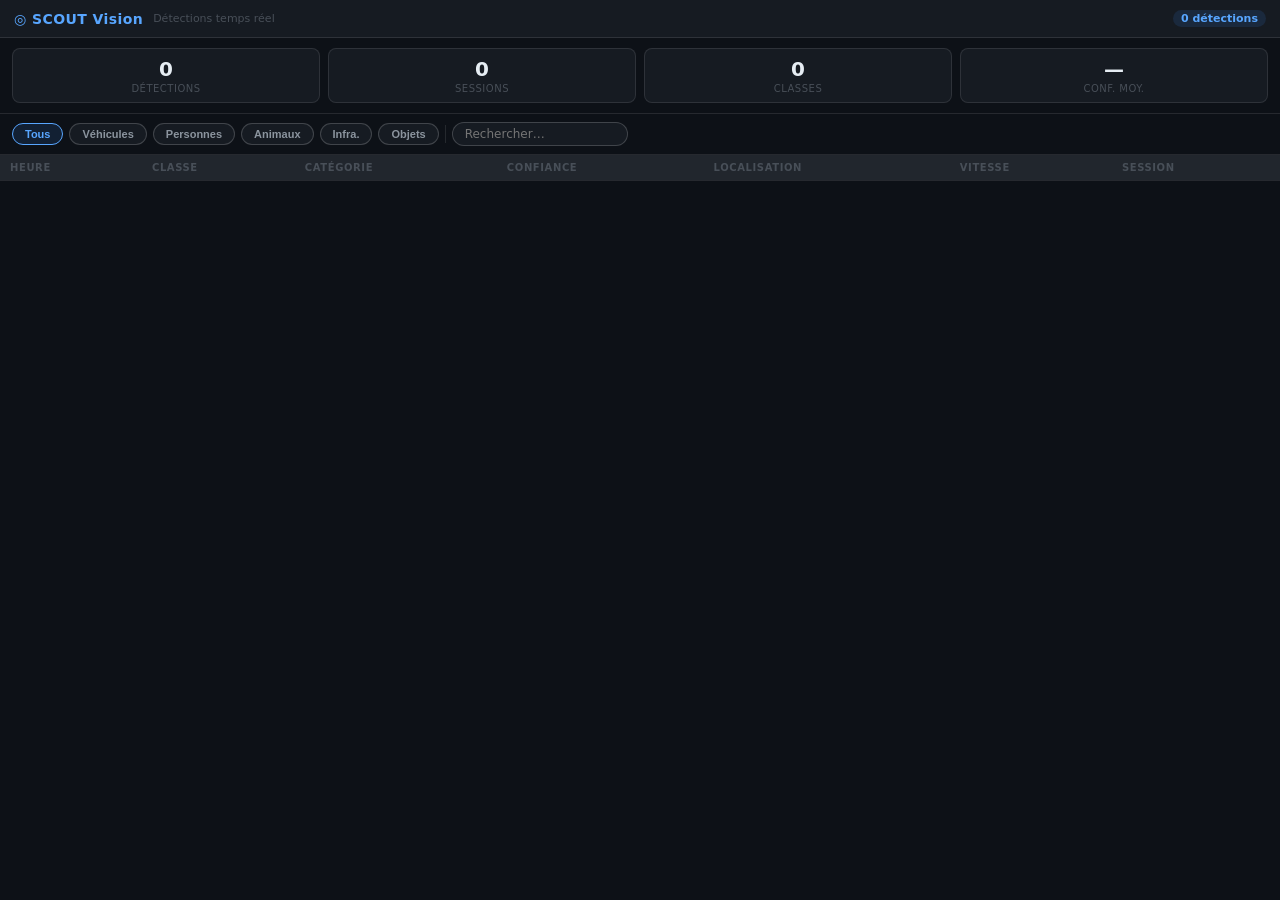
<file: grist-widget-video/index.html>
<!DOCTYPE html>
<html lang="fr">
<head>
<meta charset="UTF-8">
<meta name="viewport" content="width=device-width, initial-scale=1.0">
<title>SCOUT Vision — Dashboard</title>
<script src="https://docs.getgrist.com/grist-plugin-api.js"></script>
<style>
:root{--bg:#0d1117;--bg2:#161b22;--bg3:#21262d;--bd:rgba(255,255,255,.1);--bd2:rgba(255,255,255,.18);--tx:#e6edf3;--tx2:#8b949e;--tx3:#484f58;--ct:#1f6feb;--ct-m:#58a6ff;--ct-l:rgba(56,139,253,.12);--cr:#f85149;--cg:#3fb950;--ca:#d29922;--r:8px;--f:'Segoe UI',system-ui,sans-serif}
*{box-sizing:border-box;margin:0;padding:0}
body{font-family:var(--f);background:var(--bg);color:var(--tx);font-size:13px;height:100vh;display:flex;flex-direction:column;overflow:hidden}

/* ── HEADER ── */
.hdr{background:var(--bg2);border-bottom:1px solid var(--bd);padding:10px 14px;display:flex;align-items:center;gap:10px;flex-shrink:0}
.hdr-title{font-size:14px;font-weight:700;color:var(--ct-m);letter-spacing:.03em}
.hdr-sub{font-size:11px;color:var(--tx3);flex:1}
.hdr-badge{background:var(--ct-l);color:var(--ct-m);font-size:11px;font-weight:700;padding:2px 8px;border-radius:12px}

/* ── STATS ROW ── */
.stats{display:grid;grid-template-columns:repeat(4,1fr);gap:8px;padding:10px 12px;border-bottom:1px solid var(--bd);flex-shrink:0}
.stat{background:var(--bg2);border:1px solid var(--bd);border-radius:var(--r);padding:8px 10px;text-align:center}
.stat-v{font-size:20px;font-weight:700;color:var(--tx)}
.stat-l{font-size:10px;color:var(--tx3);text-transform:uppercase;letter-spacing:.05em;margin-top:2px}

/* ── FILTERS ── */
.filters{display:flex;gap:6px;padding:8px 12px;border-bottom:1px solid var(--bd);overflow-x:auto;flex-shrink:0;align-items:center}
.filters::-webkit-scrollbar{display:none}
.flt{background:var(--bg2);border:1px solid var(--bd2);border-radius:20px;padding:4px 12px;font-size:11px;font-weight:600;color:var(--tx2);cursor:pointer;white-space:nowrap;-webkit-tap-highlight-color:transparent;transition:all .15s}
.flt:hover,.flt.on{background:var(--ct-l);border-color:var(--ct-m);color:var(--ct-m)}
.flt-sep{width:1px;height:18px;background:var(--bd);flex-shrink:0}
.search{background:var(--bg2);border:1px solid var(--bd2);border-radius:20px;padding:4px 12px;font-size:12px;color:var(--tx);outline:none;min-width:120px;font-family:var(--f)}
.search:focus{border-color:var(--ct-m)}

/* ── TABLE ── */
.tbl-wrap{flex:1;overflow-y:auto}
table{width:100%;border-collapse:collapse}
thead{position:sticky;top:0;z-index:2}
th{background:var(--bg3);padding:7px 10px;text-align:left;font-size:10px;font-weight:700;text-transform:uppercase;letter-spacing:.06em;color:var(--tx3);border-bottom:1px solid var(--bd);white-space:nowrap;cursor:pointer;user-select:none}
th:hover{color:var(--tx2)}
th .sort-arrow{margin-left:4px;opacity:.4}
th.sort-asc .sort-arrow::after{content:'↑';opacity:1}
th.sort-desc .sort-arrow::after{content:'↓';opacity:1}
td{padding:7px 10px;border-bottom:1px solid var(--bd);vertical-align:middle;max-width:200px;overflow:hidden;text-overflow:ellipsis;white-space:nowrap}
tr:last-child td{border-bottom:none}
tr:hover td{background:rgba(255,255,255,.03)}
tr.selected td{background:var(--ct-l)}

/* ── BADGES ── */
.badge-cat{font-size:10px;font-weight:600;padding:2px 7px;border-radius:10px;white-space:nowrap}
.cat-vehicule{background:rgba(88,166,255,.15);color:#58a6ff}
.cat-personne{background:rgba(210,153,34,.15);color:#d29922}
.cat-animal{background:rgba(63,185,80,.15);color:#3fb950}
.cat-infrastructure{background:rgba(248,81,73,.15);color:#f85149}
.cat-objet{background:rgba(188,140,255,.15);color:#bc8cff}
.conf-bar{display:flex;align-items:center;gap:6px}
.conf-bg{flex:1;height:4px;background:var(--bg3);border-radius:2px;min-width:50px}
.conf-fill{height:100%;border-radius:2px;background:var(--cg)}
.conf-txt{font-size:11px;font-weight:600;color:var(--tx2);min-width:28px;text-align:right}
.gps-link{color:var(--ct-m);text-decoration:none;font-size:11px}
.gps-link:hover{text-decoration:underline}

/* ── DETAIL PANEL ── */
.detail{background:var(--bg2);border-left:1px solid var(--bd);width:260px;flex-shrink:0;overflow-y:auto;display:none;padding:14px}
.detail.open{display:block}
.detail-title{font-size:15px;font-weight:700;margin-bottom:14px}
.dv{margin-bottom:10px}
.dv-k{font-size:10px;font-weight:700;text-transform:uppercase;letter-spacing:.06em;color:var(--tx3);margin-bottom:3px}
.dv-v{font-size:13px;color:var(--tx)}
.dv-close{float:right;background:none;border:none;color:var(--tx3);cursor:pointer;font-size:16px;padding:0;line-height:1}

/* ── MAP MINI ── */
.map-mini{width:100%;aspect-ratio:1;background:var(--bg3);border-radius:var(--r);overflow:hidden;margin-bottom:12px;display:flex;align-items:center;justify-content:center;color:var(--tx3);font-size:11px;text-align:center}

/* ── EMPTY ── */
.empty{text-align:center;padding:40px 20px;color:var(--tx3)}
.empty-icon{font-size:36px;margin-bottom:10px}
.empty-txt{font-size:13px;line-height:1.6}

/* ── MAIN LAYOUT ── */
.main{flex:1;display:flex;overflow:hidden}
</style>
</head>
<body>

<div class="hdr">
  <span class="hdr-title">◎ SCOUT Vision</span>
  <span class="hdr-sub">Détections temps réel</span>
  <span class="hdr-badge" id="hdrCount">0 détections</span>
</div>

<div class="stats">
  <div class="stat"><div class="stat-v" id="stTotal">0</div><div class="stat-l">Détections</div></div>
  <div class="stat"><div class="stat-v" id="stSessions">0</div><div class="stat-l">Sessions</div></div>
  <div class="stat"><div class="stat-v" id="stClasses">0</div><div class="stat-l">Classes</div></div>
  <div class="stat"><div class="stat-v" id="stConf">—</div><div class="stat-l">Conf. moy.</div></div>
</div>

<div class="filters">
  <button class="flt on" data-cat="">Tous</button>
  <button class="flt" data-cat="Véhicule">Véhicules</button>
  <button class="flt" data-cat="Personne">Personnes</button>
  <button class="flt" data-cat="Animal">Animaux</button>
  <button class="flt" data-cat="Infrastructure">Infra.</button>
  <button class="flt" data-cat="Objet">Objets</button>
  <div class="flt-sep"></div>
  <input class="search" id="search" type="search" placeholder="Rechercher…" oninput="filterRender()">
</div>

<div class="main">
  <div class="tbl-wrap">
    <table>
      <thead>
        <tr>
          <th onclick="sortBy('horodatage')">Heure <span class="sort-arrow"></span></th>
          <th onclick="sortBy('classe_fr')">Classe <span class="sort-arrow"></span></th>
          <th onclick="sortBy('categorie')">Catégorie <span class="sort-arrow"></span></th>
          <th onclick="sortBy('confiance')">Confiance <span class="sort-arrow"></span></th>
          <th onclick="sortBy('latitude')">Localisation <span class="sort-arrow"></span></th>
          <th onclick="sortBy('vitesse_kmh')">Vitesse <span class="sort-arrow"></span></th>
          <th onclick="sortBy('session_id')">Session <span class="sort-arrow"></span></th>
        </tr>
      </thead>
      <tbody id="tbody"></tbody>
    </table>
    <div id="emptyState" class="empty" style="display:none">
      <div class="empty-icon">◎</div>
      <div class="empty-txt">Aucune détection.<br>Lancez SCOUT Vision sur votre téléphone pour commencer.</div>
    </div>
  </div>
  <div class="detail" id="detail"></div>
</div>

<script>
const COLS = ['session_id','horodatage','classe_fr','classe_en','categorie','confiance',
              'latitude','longitude','precision_gps','vitesse_kmh','cap_degres',
              'nb_objets_frame','bbox','snapshot'];

let allRecords = [], colMap = {}, filteredRecords = [];
let activeCat = '', sortCol = 'horodatage', sortDir = -1;
let selectedId = null;

const CAT_CLASS = {
  'Véhicule':'cat-vehicule','Personne':'cat-personne','Animal':'cat-animal',
  'Infrastructure':'cat-infrastructure','Objet':'cat-objet'
};

// ── GRIST INTEGRATION ──
grist.ready({requiredAccess:'read table'});

grist.onRecords((records, mappings)=>{
  colMap = mappings || {};
  allRecords = records.map(r=>{
    const m = {_id: r.id};
    COLS.forEach(c=>{ m[c] = r[colMap[c] || c]; });
    return m;
  });
  filterRender();
  updateStats();
});

// ── FILTER & RENDER ──
function filterRender(){
  const q = (document.getElementById('search').value || '').toLowerCase();
  filteredRecords = allRecords.filter(r=>{
    if(activeCat && r.categorie !== activeCat) return false;
    if(q){
      const haystack = [r.classe_fr, r.classe_en, r.session_id, r.categorie].join(' ').toLowerCase();
      if(!haystack.includes(q)) return false;
    }
    return true;
  });
  // Sort
  filteredRecords.sort((a,b)=>{
    let va = a[sortCol] ?? '', vb = b[sortCol] ?? '';
    if(typeof va === 'string') va = va.toLowerCase(), vb = (vb+'').toLowerCase();
    return va < vb ? -sortDir : va > vb ? sortDir : 0;
  });
  renderTable();
}

function renderTable(){
  const tbody = document.getElementById('tbody');
  const empty = document.getElementById('emptyState');
  document.getElementById('hdrCount').textContent = allRecords.length + ' détections';

  if(!filteredRecords.length){
    tbody.innerHTML = '';
    empty.style.display = 'block';
    return;
  }
  empty.style.display = 'none';

  tbody.innerHTML = filteredRecords.map(r=>{
    const t   = r.horodatage ? new Date(r.horodatage).toLocaleTimeString('fr-FR',{hour:'2-digit',minute:'2-digit',second:'2-digit'}) : '—';
    const cat = r.categorie || '—';
    const cc  = CAT_CLASS[cat] || 'cat-objet';
    const conf = r.confiance ?? 0;
    const confColor = conf >= 80 ? '#3fb950' : conf >= 60 ? '#d29922' : '#f85149';
    const gpsHref = (r.latitude && r.longitude)
      ? `https://www.openstreetmap.org/?mlat=${r.latitude}&mlon=${r.longitude}#map=18/${r.latitude}/${r.longitude}`
      : null;
    const gpsCell = gpsHref
      ? `<a class="gps-link" href="${gpsHref}" target="_blank" rel="noopener">📍 ${(+r.latitude).toFixed(4)}, ${(+r.longitude).toFixed(4)}</a>`
      : '<span style="color:var(--tx3)">—</span>';
    const speed = r.vitesse_kmh != null ? r.vitesse_kmh + ' km/h' : '—';
    const sid   = (r.session_id || '').replace('SV_','').slice(0,14);

    return `<tr class="${r._id===selectedId?'selected':''}" onclick="selectRow(${r._id})">
      <td>${t}</td>
      <td style="font-weight:600">${r.classe_fr || r.classe_en || '—'}</td>
      <td><span class="badge-cat ${cc}">${cat}</span></td>
      <td>
        <div class="conf-bar">
          <div class="conf-bg"><div class="conf-fill" style="width:${conf}%;background:${confColor}"></div></div>
          <span class="conf-txt" style="color:${confColor}">${conf}%</span>
        </div>
      </td>
      <td>${gpsCell}</td>
      <td>${speed}</td>
      <td style="color:var(--tx3);font-size:11px">${sid}</td>
    </tr>`;
  }).join('');
}

function updateStats(){
  document.getElementById('stTotal').textContent = allRecords.length;
  const sessions = new Set(allRecords.map(r=>r.session_id).filter(Boolean)).size;
  const classes  = new Set(allRecords.map(r=>r.classe_en).filter(Boolean)).size;
  const confs    = allRecords.map(r=>r.confiance).filter(v=>v!=null);
  const avgConf  = confs.length ? Math.round(confs.reduce((a,b)=>a+b,0)/confs.length) : null;
  document.getElementById('stSessions').textContent = sessions;
  document.getElementById('stClasses').textContent  = classes;
  document.getElementById('stConf').textContent     = avgConf != null ? avgConf + '%' : '—';
}

// ── SORT ──
function sortBy(col){
  if(sortCol === col) sortDir *= -1;
  else { sortCol = col; sortDir = -1; }
  document.querySelectorAll('th').forEach(th=>{
    th.classList.remove('sort-asc','sort-desc');
    const arrow = th.querySelector('.sort-arrow');
    if(arrow) arrow.textContent = '';
  });
  const headers = ['horodatage','classe_fr','categorie','confiance','latitude','vitesse_kmh','session_id'];
  const idx = headers.indexOf(col);
  if(idx >= 0){
    const ths = document.querySelectorAll('th');
    if(ths[idx]){
      ths[idx].classList.add(sortDir === 1 ? 'sort-asc' : 'sort-desc');
    }
  }
  filterRender();
}

// ── FILTER BUTTONS ──
document.querySelectorAll('.flt[data-cat]').forEach(btn=>{
  btn.addEventListener('click',()=>{
    document.querySelectorAll('.flt[data-cat]').forEach(b=>b.classList.remove('on'));
    btn.classList.add('on');
    activeCat = btn.dataset.cat;
    filterRender();
  });
});

// ── DETAIL PANEL ──
function selectRow(id){
  selectedId = id;
  const r = allRecords.find(r=>r._id === id);
  if(!r){ closeDetail(); return; }

  const detail = document.getElementById('detail');
  detail.classList.add('open');

  const gpsHref = (r.latitude && r.longitude)
    ? `https://www.openstreetmap.org/?mlat=${r.latitude}&mlon=${r.longitude}#map=18/${r.latitude}/${r.longitude}`
    : null;

  const snap = r.snapshot
    ? `<img src="${r.snapshot}" style="width:100%;border-radius:var(--r);margin-bottom:12px" alt="Capture">`
    : '';

  detail.innerHTML = `
    <button class="dv-close" onclick="closeDetail()">✕</button>
    <div class="detail-title">${r.classe_fr || r.classe_en || '—'}</div>
    ${snap}
    ${gpsHref ? `<div class="map-mini"><a href="${gpsHref}" target="_blank" style="color:var(--ct-m);text-decoration:none">📍 Voir sur la carte</a></div>` : ''}
    ${dv('Classe', r.classe_fr || '—')}
    ${dv('Classe EN', r.classe_en || '—')}
    ${dv('Catégorie', r.categorie || '—')}
    ${dv('Confiance', (r.confiance != null ? r.confiance + '%' : '—'))}
    ${dv('Horodatage', r.horodatage ? new Date(r.horodatage).toLocaleString('fr-FR') : '—')}
    ${dv('Latitude', r.latitude != null ? r.latitude.toFixed(7) : '—')}
    ${dv('Longitude', r.longitude != null ? r.longitude.toFixed(7) : '—')}
    ${dv('Précision GPS', r.precision_gps != null ? '±' + r.precision_gps + ' m' : '—')}
    ${dv('Vitesse', r.vitesse_kmh != null ? r.vitesse_kmh + ' km/h' : '—')}
    ${dv('Cap', r.cap_degres != null ? r.cap_degres + '°' : '—')}
    ${dv('Objets dans frame', r.nb_objets_frame ?? '—')}
    ${dv('Session', r.session_id || '—')}
    ${r.bbox ? dv('Bounding Box', r.bbox) : ''}
  `;
  renderTable(); // pour actualiser la ligne sélectionnée
}
function closeDetail(){
  selectedId = null;
  document.getElementById('detail').classList.remove('open');
  renderTable();
}
function dv(k,v){ return `<div class="dv"><div class="dv-k">${k}</div><div class="dv-v">${v}</div></div>`; }
</script>
</body>
</html>
</file>
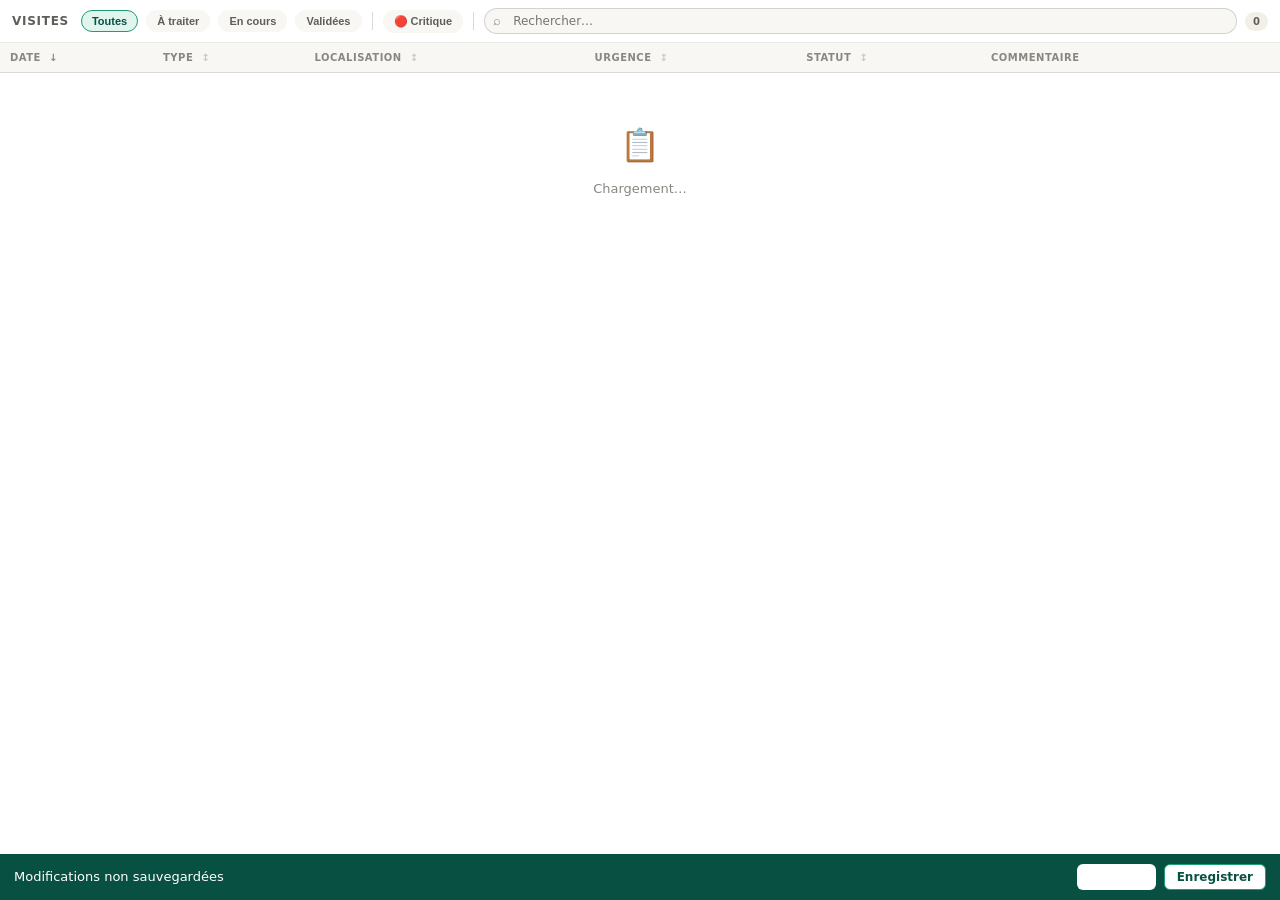
<file: grist-widget/index.html>
<!DOCTYPE html>
<html lang="fr">
<head>
<meta charset="UTF-8">
<meta name="viewport" content="width=device-width, initial-scale=1.0">
<title>SCOUT IA — Gestion</title>
<script src="https://docs.getgrist.com/grist-plugin-api.js"></script>
<style>
:root{--ct:#085041;--ct-m:#1D9E75;--ct-l:#E1F5EE;--ca:#BA7517;--ca-l:#FAEEDA;--cr:#A32D2D;--cr-l:#FCEBEB;--cp:#534AB7;--cp-l:#EEEDFE;--cg:#444441;--cg-l:#F1EFE8;--cg-m:#888780;--bg:#fff;--bg2:#f8f7f4;--bg3:#f1efe8;--bd:rgba(0,0,0,.08);--bd2:rgba(0,0,0,.15);--tx:#1a1a18;--tx2:#5f5e5a;--tx3:#888780;--r:6px;--f:'Segoe UI',system-ui,sans-serif}
*{box-sizing:border-box;margin:0;padding:0}
body{font-family:var(--f);background:var(--bg);color:var(--tx);font-size:13px;line-height:1.5}

/* TOOLBAR */
.toolbar{display:flex;align-items:center;gap:8px;padding:8px 12px;border-bottom:1px solid var(--bd);background:var(--bg);position:sticky;top:0;z-index:10;flex-wrap:wrap}
.toolbar-title{font-size:12px;font-weight:700;color:var(--tx2);text-transform:uppercase;letter-spacing:.06em;margin-right:4px}
.filter-btn{padding:4px 10px;border-radius:20px;font-size:11px;font-weight:600;border:1.5px solid transparent;cursor:pointer;background:var(--bg2);color:var(--tx2);transition:all .12s}
.filter-btn.active{color:var(--ct);background:var(--ct-l);border-color:var(--ct-m)}
.filter-btn:hover{background:var(--bg3)}
.sep{width:1px;height:18px;background:var(--bd2);margin:0 2px}
.search-wrap{flex:1;min-width:120px;position:relative}
.search-wrap input{width:100%;border:1px solid var(--bd2);border-radius:20px;padding:5px 10px 5px 28px;font-size:12px;font-family:var(--f);background:var(--bg2);color:var(--tx);outline:none}
.search-wrap input:focus{border-color:var(--ct-m);background:var(--bg)}
.search-icon{position:absolute;left:9px;top:50%;transform:translateY(-50%);color:var(--tx3);font-size:13px}
.stat-chips{display:flex;gap:6px;margin-left:auto}
.stat-chip{font-size:10px;font-weight:700;padding:2px 8px;border-radius:10px;white-space:nowrap}
.chip-total{background:var(--bg3);color:var(--tx2)}
.chip-urgent{background:var(--cr-l);color:var(--cr)}
.chip-new{background:var(--ca-l);color:var(--ca)}

/* TABLE */
.table-wrap{overflow:auto;max-height:calc(100vh - 120px)}
table{width:100%;border-collapse:collapse;font-size:12px}
thead tr{background:var(--bg2);position:sticky;top:0;z-index:5}
th{padding:7px 10px;text-align:left;font-size:10px;font-weight:700;color:var(--tx3);text-transform:uppercase;letter-spacing:.05em;border-bottom:1px solid var(--bd2);white-space:nowrap;cursor:pointer;user-select:none}
th:hover{color:var(--tx)}
th .sort{margin-left:4px;opacity:.4}
th.sorted .sort{opacity:1}
td{padding:8px 10px;border-bottom:1px solid var(--bd);vertical-align:top;max-width:200px;overflow:hidden;text-overflow:ellipsis;white-space:nowrap}
tr:hover td{background:var(--bg2)}
tr.selected td{background:var(--ct-l)}
tr:last-child td{border-bottom:none}

/* BADGES */
.badge{display:inline-block;padding:2px 7px;border-radius:10px;font-size:10px;font-weight:700;white-space:nowrap}
.badge-faible{background:var(--ct-l);color:var(--ct)}
.badge-moyen{background:var(--ca-l);color:var(--ca)}
.badge-eleve{background:#fef3cd;color:#7d5a00}
.badge-critique{background:var(--cr-l);color:var(--cr)}
.badge-traiter{background:var(--cg-l);color:var(--cg)}
.badge-encours{background:var(--ca-l);color:var(--ca)}
.badge-valide{background:var(--ct-l);color:var(--ct)}
.badge-rejete{background:var(--cr-l);color:var(--cr)}

/* DETAIL PANEL */
.detail{display:none;border-top:2px solid var(--ct-m);background:var(--bg);padding:0}
.detail.open{display:block}
.detail-hdr{display:flex;align-items:center;justify-content:space-between;padding:10px 14px;border-bottom:1px solid var(--bd);background:var(--bg2)}
.detail-hdr h3{font-size:13px;font-weight:600}
.detail-hdr-actions{display:flex;gap:6px;align-items:center}
.detail-body{padding:14px;display:grid;grid-template-columns:1fr 1fr;gap:12px}
.detail-field{display:flex;flex-direction:column;gap:3px}
.detail-field.full{grid-column:1/-1}
.detail-label{font-size:10px;font-weight:700;color:var(--tx3);text-transform:uppercase;letter-spacing:.05em}
.detail-val{font-size:12px;color:var(--tx);line-height:1.6}
.detail-transcription{background:var(--bg2);border:1px solid var(--bd);border-radius:var(--r);padding:10px;font-size:12px;line-height:1.7;white-space:pre-wrap;color:var(--tx2)}
.gps-link{color:var(--ct);text-decoration:none;font-size:12px;font-weight:600}.gps-link:hover{text-decoration:underline}.audio-info{display:flex;align-items:center;gap:6px;background:var(--bg2);border:1px solid var(--bd);border-radius:var(--r);padding:8px 12px;font-size:12px;color:var(--tx2)}
.status-select{border:1px solid var(--bd2);border-radius:var(--r);padding:4px 8px;font-size:12px;font-family:var(--f);background:var(--bg);color:var(--tx);outline:none;cursor:pointer}
.status-select:focus{border-color:var(--ct-m)}

/* BUTTONS */
.btn{padding:5px 12px;border-radius:var(--r);font-size:12px;font-weight:600;border:1.5px solid transparent;cursor:pointer;font-family:var(--f);transition:all .1s}
.bp{background:var(--ct-m);color:#fff;border-color:var(--ct-m)}.bp:hover{filter:brightness(1.08)}
.bp:disabled{background:var(--cg-l);color:var(--tx3);border-color:transparent;cursor:not-allowed}
.bs{background:var(--bg);border-color:var(--bd2);color:var(--tx2)}.bs:hover{background:var(--bg3)}
.br-btn{background:none;border:none;cursor:pointer;color:var(--tx3);font-size:16px;padding:2px 6px;border-radius:4px}
.br-btn:hover{background:var(--bg3);color:var(--tx)}

/* EMPTY */
.empty{text-align:center;padding:40px 20px;color:var(--tx3)}
.empty-icon{font-size:32px;margin-bottom:10px}
.empty p{font-size:13px}

/* SAVE BAR */
.save-bar{display:none;position:fixed;bottom:0;left:0;right:0;background:var(--ct);color:#fff;padding:10px 14px;display:flex;align-items:center;justify-content:space-between;font-size:13px;z-index:20}
.save-bar.visible{display:flex}
</style>
</head>
<body>

<div class="toolbar">
  <span class="toolbar-title">Visites</span>
  <button class="filter-btn active" data-filter="all" onclick="setFilter('all',this)">Toutes</button>
  <button class="filter-btn" data-filter="à traiter" onclick="setFilter('à traiter',this)">À traiter</button>
  <button class="filter-btn" data-filter="en cours" onclick="setFilter('en cours',this)">En cours</button>
  <button class="filter-btn" data-filter="validé" onclick="setFilter('validé',this)">Validées</button>
  <div class="sep"></div>
  <button class="filter-btn" data-urgence="critique" onclick="setUrgence('critique',this)">🔴 Critique</button>
  <div class="sep"></div>
  <div class="search-wrap">
    <span class="search-icon">⌕</span>
    <input type="text" id="searchInput" placeholder="Rechercher…" oninput="filterRows()">
  </div>
  <div class="stat-chips">
    <span class="stat-chip chip-total" id="chipTotal">0</span>
    <span class="stat-chip chip-urgent" id="chipUrgent" style="display:none">0 critiques</span>
    <span class="stat-chip chip-new" id="chipNew" style="display:none">0 nouvelles</span>
  </div>
</div>

<div class="table-wrap">
  <table id="mainTable">
    <thead>
      <tr>
        <th onclick="sortBy('date_visite')" class="sorted">Date <span class="sort">↓</span></th>
        <th onclick="sortBy('type_observation')">Type <span class="sort">↕</span></th>
        <th onclick="sortBy('localisation_precise')">Localisation <span class="sort">↕</span></th>
        <th onclick="sortBy('niveau_urgence')">Urgence <span class="sort">↕</span></th>
        <th onclick="sortBy('statut')">Statut <span class="sort">↕</span></th>
        <th>Commentaire <span class="sort"></span></th>
        <th></th>
      </tr>
    </thead>
    <tbody id="tableBody">
      <tr><td colspan="7"><div class="empty"><div class="empty-icon">📋</div><p>Chargement…</p></div></td></tr>
    </tbody>
  </table>
</div>

<div class="detail" id="detailPanel">
  <div class="detail-hdr">
    <h3 id="detailTitle">Détail de la visite</h3>
    <div class="detail-hdr-actions">
      <select class="status-select" id="detailStatus" onchange="updateStatus()">
        <option value="à traiter">À traiter</option>
        <option value="en cours">En cours</option>
        <option value="validé">Validé</option>
        <option value="rejeté">Rejeté</option>
      </select>
      <button class="btn bp" id="btnSaveDetail" onclick="saveDetail()" disabled>Enregistrer</button>
      <button class="br-btn" onclick="closeDetail()" title="Fermer">✕</button>
    </div>
  </div>
  <div class="detail-body" id="detailBody"></div>
</div>

<div class="save-bar" id="saveBar">
  <span id="saveBarMsg">Modifications non sauvegardées</span>
  <div style="display:flex;gap:8px">
    <button class="btn bs" onclick="cancelChanges()" style="color:#fff;border-color:rgba(255,255,255,.3)">Annuler</button>
    <button class="btn bp" onclick="saveDetail()" style="background:#fff;color:var(--ct)">Enregistrer</button>
  </div>
</div>

<script>
const IN_GRIST = typeof grist !== 'undefined';
let allRecords = [], currentFilter = 'all', currentUrgence = null;
let sortCol = 'date_visite', sortAsc = false;
let selectedId = null, pendingChanges = {};

// Mapping colonnes → si non configuré, on essaie les noms exacts
let colMap = {};
const COLS = ['transcription_brute','commentaire_structure','type_observation','localisation_precise','niveau_urgence','actions_requises','materiaux_concernes','surface_estimee','date_visite','statut','audio','coordonnees_gps'];

// ══ BOOT ══
if (IN_GRIST) {
  try { grist.ready({ requiredAccess: 'full' }); } catch(e) { try { grist.ready(); } catch(_){} }
  try {
    grist.onRecords((records, mappings) => {
      colMap = mappings || {};
      allRecords = records.map(r => {
        const mapped = {};
        COLS.forEach(c => { mapped[c] = r[colMap[c] || c]; });
        mapped._id = r.id;
        return mapped;
      });
      renderTable();
      updateStats();
    });
  } catch(e) { console.warn(e); }
}

// ══ RENDER ══
function renderTable() {
  let rows = [...allRecords];

  // Filtre statut
  if (currentFilter !== 'all') rows = rows.filter(r => r.statut === currentFilter);
  // Filtre urgence
  if (currentUrgence) rows = rows.filter(r => r.niveau_urgence === currentUrgence);
  // Recherche
  const q = document.getElementById('searchInput').value.toLowerCase();
  if (q) rows = rows.filter(r =>
    ['commentaire_structure','type_observation','localisation_precise','actions_requises']
      .some(k => (r[k]||'').toLowerCase().includes(q))
  );
  // Sort
  rows.sort((a,b) => {
    const av = a[sortCol]||'', bv = b[sortCol]||'';
    return sortAsc ? String(av).localeCompare(String(bv)) : String(bv).localeCompare(String(av));
  });

  const tbody = document.getElementById('tableBody');
  if (!rows.length) {
    tbody.innerHTML = '<tr><td colspan="7"><div class="empty"><div class="empty-icon">📭</div><p>Aucune visite correspondante</p></div></td></tr>';
    return;
  }

  tbody.innerHTML = rows.map(r => {
    const urgBadge = urgenceBadge(r.niveau_urgence);
    const statBadge = statusBadge(r.statut);
    const date = r.date_visite ? formatDate(r.date_visite) : '—';
    const comment = (r.commentaire_structure || r.transcription_brute || '').substring(0,60);
    const sel = r._id === selectedId ? ' class="selected"' : '';
    return `<tr${sel} onclick="openDetail(${r._id})" style="cursor:pointer">
      <td style="white-space:nowrap">${date}</td>
      <td>${r.type_observation||'—'}</td>
      <td style="max-width:160px">${r.localisation_precise||'—'}</td>
      <td>${urgBadge}</td>
      <td>${statBadge}</td>
      <td style="color:var(--tx2)">${comment}${comment.length>=60?'…':''}</td>
      <td onclick="event.stopPropagation()">
        <select class="status-select" onchange="quickStatus(${r._id},this.value)" style="font-size:11px;padding:2px 6px">
          ${['à traiter','en cours','validé','rejeté'].map(s=>`<option${r.statut===s?' selected':''}>${s}</option>`).join('')}
        </select>
      </td>
    </tr>`;
  }).join('');
}

function urgenceBadge(v) {
  const map = {'faible':'faible','moyen':'moyen','élevé':'eleve','critique':'critique'};
  const cls = map[v] || 'faible';
  return v ? `<span class="badge badge-${cls}">${v}</span>` : '<span style="color:var(--tx3)">—</span>';
}
function statusBadge(v) {
  const map = {'à traiter':'traiter','en cours':'encours','validé':'valide','rejeté':'rejete'};
  const cls = map[v] || 'traiter';
  return v ? `<span class="badge badge-${cls}">${v}</span>` : '<span style="color:var(--tx3)">—</span>';
}
function formatDate(ts) {
  if (!ts) return '—';
  // Grist stocke les dates en secondes Unix
  const d = new Date(ts * 1000);
  if (isNaN(d.getTime())) return String(ts).substring(0,10);
  return d.toLocaleDateString('fr-FR',{day:'2-digit',month:'2-digit',year:'2-digit'});
}

// ══ DETAIL ══
function gpsHtml(gps) {
  if (!gps) return '';
  const parts = (gps+'').split(',');
  const lat = (parts[0]||'').trim();
  const lon = (parts[1]||'').split('(')[0].trim();
  return '<div class="detail-field"><div class="detail-label">Coordonn\u00e9es GPS</div><div class="detail-val"><a class="gps-link" href="https://www.openstreetmap.org/?mlat='+lat+'&mlon='+lon+'&zoom=17#map=17/'+lat+'/'+lon+'" target="_blank">\ud83d\udccd '+gps+'</a></div></div>';
}
function audioHtml(audio) {
  if (!audio) return '';
  const ids = Array.isArray(audio) ? audio.slice(1) : [audio];
  if (!ids.length) return '';
  return '<div class="detail-field full"><div class="detail-label">Enregistrement audio</div><div class="audio-info">\ud83c\udfa7 Audio attach\u00e9 (ID: '+ids.join(', ')+')</div></div>';
}

function openDetail(id) {
  selectedId = id;
  pendingChanges = {};
  const r = allRecords.find(x => x._id === id);
  if (!r) return;

  document.getElementById('detailTitle').textContent = `${r.type_observation||'Visite'} · ${formatDate(r.date_visite)}`;
  document.getElementById('detailStatus').value = r.statut || 'à traiter';
  document.getElementById('btnSaveDetail').disabled = true;

  const body = document.getElementById('detailBody');
  body.innerHTML = `
    <div class="detail-field full">
      <div class="detail-label">Transcription brute</div>
      <div class="detail-transcription">${r.transcription_brute||'—'}</div>
    </div>
    <div class="detail-field full">
      <div class="detail-label">Commentaire structuré</div>
      <textarea id="de-commentaire" style="width:100%;border:1px solid var(--bd2);border-radius:var(--r);padding:8px;font-size:12px;font-family:var(--f);resize:vertical;min-height:80px;outline:none;color:var(--tx);background:var(--bg)" onchange="markChanged('commentaire_structure',this.value)">${r.commentaire_structure||''}</textarea>
    </div>
    <div class="detail-field">
      <div class="detail-label">Type d'observation</div>
      <div class="detail-val">${r.type_observation||'—'}</div>
    </div>
    <div class="detail-field">
      <div class="detail-label">Localisation</div>
      <div class="detail-val">${r.localisation_precise||'—'}</div>
    </div>
    <div class="detail-field">
      <div class="detail-label">Niveau d'urgence</div>
      <div class="detail-val">${urgenceBadge(r.niveau_urgence)}</div>
    </div>
    <div class="detail-field">
      <div class="detail-label">Surface estimée</div>
      <div class="detail-val">${r.surface_estimee ? r.surface_estimee + ' m²' : '—'}</div>
    </div>
    <div class="detail-field full">
      <div class="detail-label">Actions requises</div>
      <textarea id="de-actions" style="width:100%;border:1px solid var(--bd2);border-radius:var(--r);padding:8px;font-size:12px;font-family:var(--f);resize:vertical;min-height:60px;outline:none;color:var(--tx);background:var(--bg)" onchange="markChanged('actions_requises',this.value)">${r.actions_requises||''}</textarea>
    </div>
    <div class="detail-field">
      <div class="detail-label">Mat\u00e9riaux concern\u00e9s</div>
      <div class="detail-val">${r.materiaux_concernes||'\u2014'}</div>
    </div>
    ${gpsHtml(r.coordonnees_gps)}
    ${audioHtml(r.audio)}
  `;

  document.getElementById('detailPanel').classList.add('open');
  renderTable(); // re-highlight selected row
}

function closeDetail() {
  if (Object.keys(pendingChanges).length > 0) {
    if (!confirm('Des modifications non sauvegardées seront perdues. Continuer ?')) return;
  }
  document.getElementById('detailPanel').classList.remove('open');
  selectedId = null; pendingChanges = {};
  hideSaveBar();
  renderTable();
}

function markChanged(field, value) {
  pendingChanges[field] = value;
  document.getElementById('btnSaveDetail').disabled = false;
  showSaveBar();
}

function updateStatus() {
  const v = document.getElementById('detailStatus').value;
  markChanged('statut', v);
}

async function quickStatus(id, value) {
  if (!IN_GRIST) return;
  try {
    const col = colMap['statut'] || 'statut';
    await grist.getTable().update({ id, fields: { [col]: value } });
    const r = allRecords.find(x => x._id === id);
    if (r) r.statut = value;
    renderTable();
  } catch(e) { console.warn(e); }
}

async function saveDetail() {
  if (!selectedId || !IN_GRIST) return;
  try {
    const fields = {};
    Object.entries(pendingChanges).forEach(([k,v]) => { fields[colMap[k]||k] = v; });
    // Sync statut
    const statEl = document.getElementById('detailStatus');
    if (statEl) fields[colMap['statut']||'statut'] = statEl.value;

    await grist.getTable().update({ id: selectedId, fields });

    // Update local
    const r = allRecords.find(x => x._id === selectedId);
    if (r) Object.assign(r, pendingChanges);
    pendingChanges = {};
    document.getElementById('btnSaveDetail').disabled = true;
    hideSaveBar();
    renderTable();
  } catch(e) { alert('Erreur : ' + e.message); }
}

function cancelChanges() { closeDetail(); }

function showSaveBar() { document.getElementById('saveBar').classList.add('visible'); }
function hideSaveBar() { document.getElementById('saveBar').classList.remove('visible'); }

// ══ FILTERS & SORT ══
function setFilter(val, btn) {
  currentFilter = val;
  document.querySelectorAll('[data-filter]').forEach(b => b.classList.remove('active'));
  btn.classList.add('active');
  renderTable(); updateStats();
}
function setUrgence(val, btn) {
  currentUrgence = currentUrgence === val ? null : val;
  document.querySelectorAll('[data-urgence]').forEach(b => b.classList.remove('active'));
  if (currentUrgence) btn.classList.add('active');
  renderTable();
}
function filterRows() { renderTable(); }
function sortBy(col) {
  if (sortCol === col) { sortAsc = !sortAsc; }
  else { sortCol = col; sortAsc = true; }
  document.querySelectorAll('th').forEach(th => { th.classList.remove('sorted'); th.querySelector('.sort').textContent = '↕'; });
  const ths = document.querySelectorAll('th');
  // Update header visual — simple approach
  renderTable();
}

// ══ STATS ══
function updateStats() {
  const total = allRecords.length;
  const critiques = allRecords.filter(r => r.niveau_urgence === 'critique').length;
  const nouvelles = allRecords.filter(r => r.statut === 'à traiter').length;
  document.getElementById('chipTotal').textContent = `${total} visite${total>1?'s':''}`;
  const cu = document.getElementById('chipUrgent');
  cu.style.display = critiques > 0 ? 'inline' : 'none';
  cu.textContent = `${critiques} critique${critiques>1?'s':''}`;
  const cn = document.getElementById('chipNew');
  cn.style.display = nouvelles > 0 ? 'inline' : 'none';
  cn.textContent = `${nouvelles} à traiter`;
}
</script>
</body>
</html>
</file>
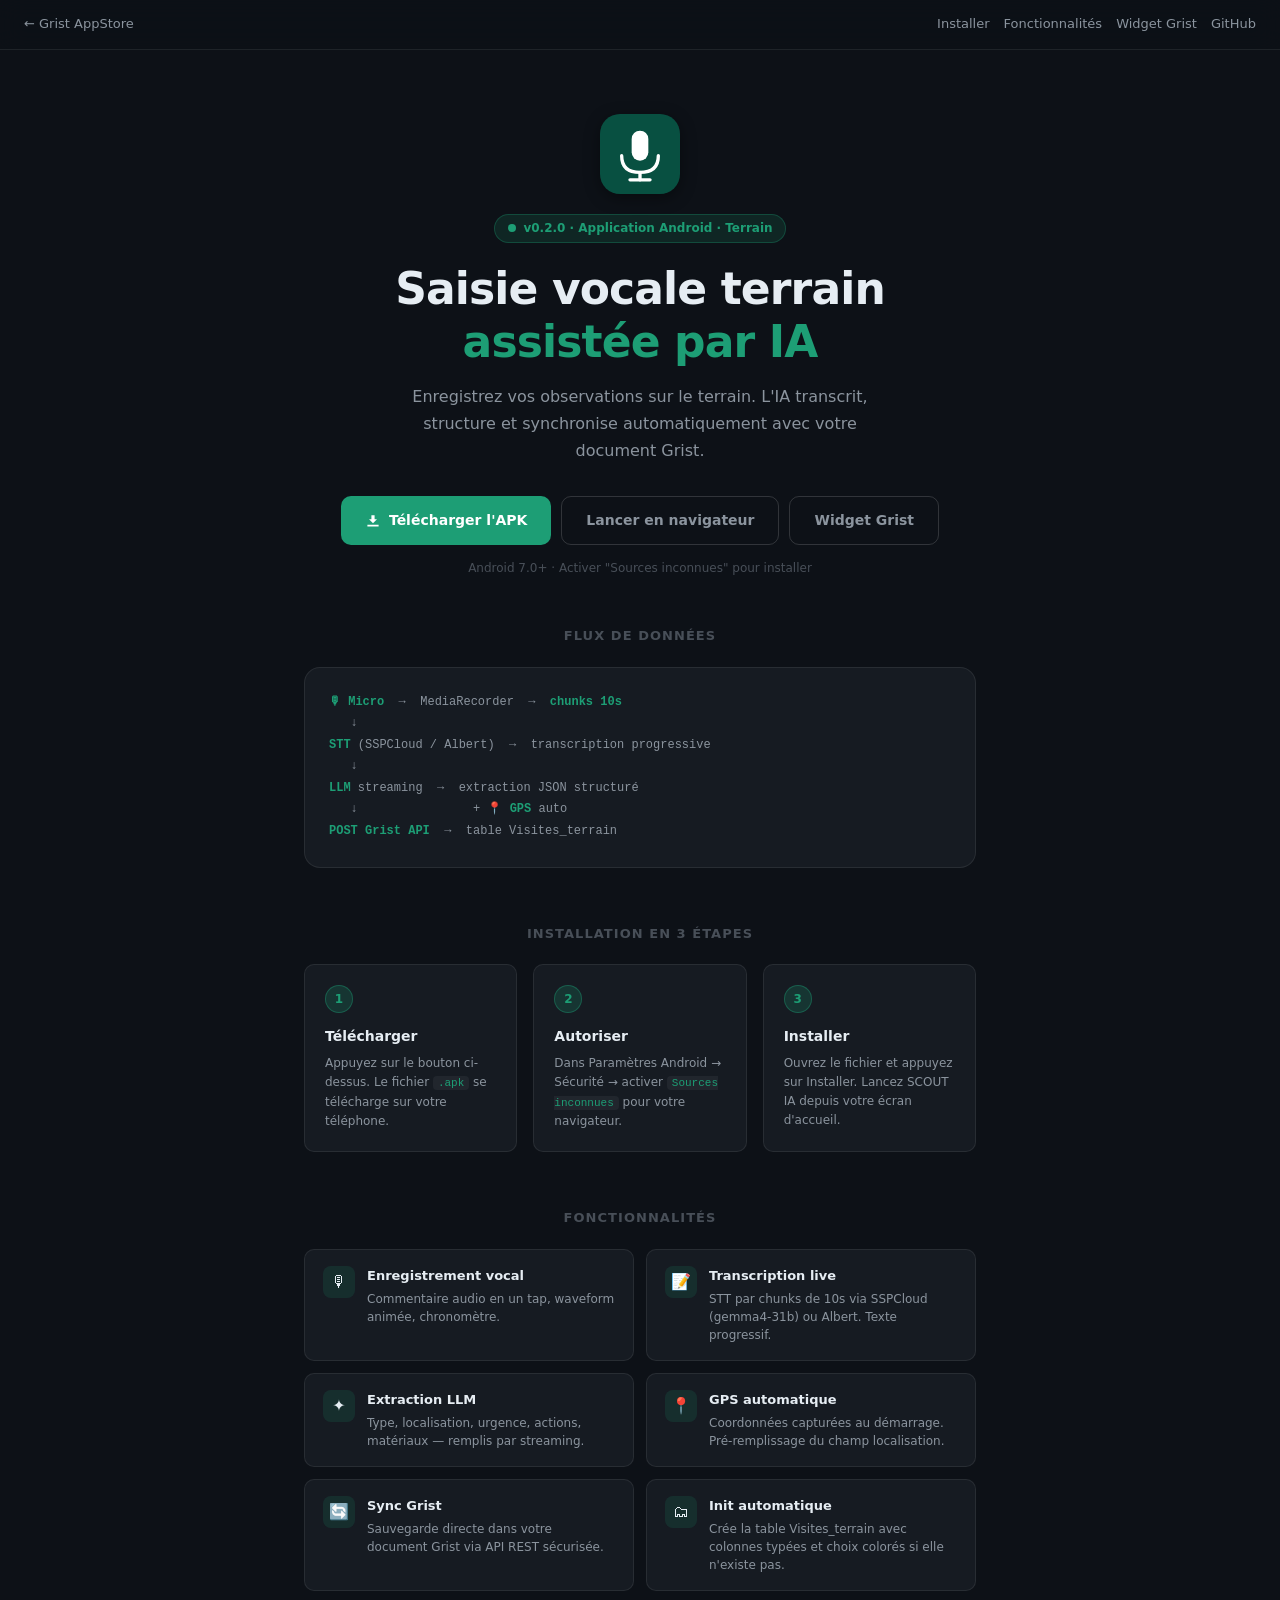
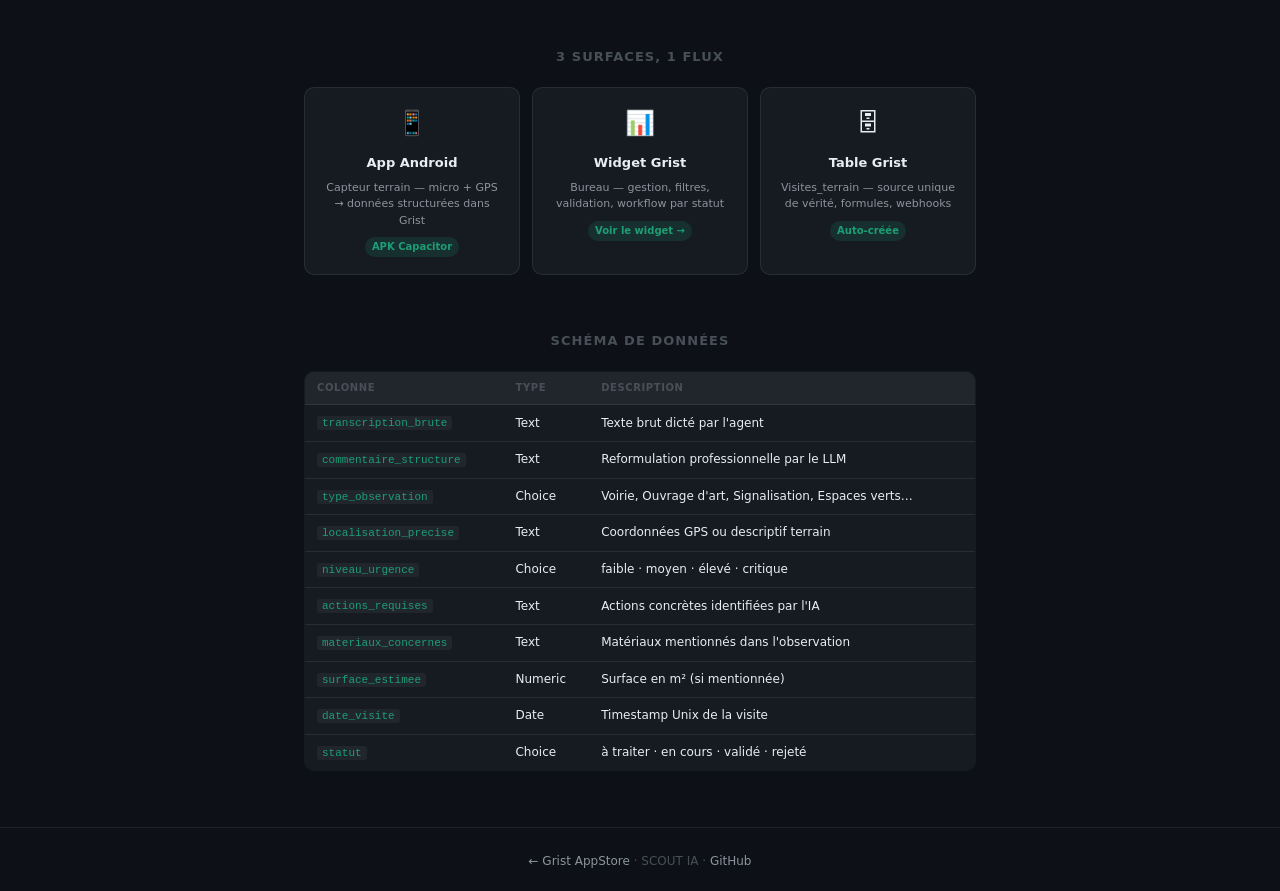
<file: apps/scout-ia.html>
<!DOCTYPE html>
<html lang="fr">
<head>
<meta charset="UTF-8">
<meta name="viewport" content="width=device-width, initial-scale=1.0">
<title>SCOUT IA — Saisie vocale terrain assistée par IA</title>
<style>
:root{--ct:#085041;--ct-m:#1D9E75;--ct-l:#E1F5EE;--bg:#0d1117;--bg2:#161b22;--bg3:#21262d;--bd:rgba(255,255,255,.08);--bd2:rgba(255,255,255,.15);--tx:#e6edf3;--tx2:#8b949e;--tx3:#484f58;--r:10px;--r2:16px;--f:'Segoe UI',system-ui,sans-serif}
*{box-sizing:border-box;margin:0;padding:0}
body{font-family:var(--f);background:var(--bg);color:var(--tx);min-height:100vh;line-height:1.6}
a{color:var(--ct-m);text-decoration:none}

/* NAV */
nav{padding:14px 24px;display:flex;align-items:center;justify-content:space-between;border-bottom:1px solid var(--bd);position:sticky;top:0;background:rgba(13,17,23,.92);backdrop-filter:blur(12px);z-index:10}
.nav-back{display:flex;align-items:center;gap:8px;font-size:13px;color:var(--tx2)}
.nav-back:hover{color:var(--tx)}
.nav-links{display:flex;gap:14px;font-size:13px;color:var(--tx2)}
.nav-links a{color:var(--tx2)}.nav-links a:hover{color:var(--tx)}

/* HERO */
.hero{max-width:720px;margin:0 auto;padding:64px 24px 48px;text-align:center}
.hero-icon{width:80px;height:80px;border-radius:20px;overflow:hidden;margin:0 auto 20px;box-shadow:0 4px 16px rgba(0,0,0,.4)}
.hero-icon img{width:100%;height:100%}
.hero-badge{display:inline-flex;align-items:center;gap:6px;background:rgba(29,158,117,.15);border:1px solid rgba(29,158,117,.3);color:var(--ct-m);font-size:12px;font-weight:600;padding:4px 12px;border-radius:20px;margin-bottom:20px}
.hero h1{font-size:clamp(28px,5vw,44px);font-weight:700;letter-spacing:-.02em;margin-bottom:14px;line-height:1.2}
.hero h1 span{color:var(--ct-m)}
.hero p{font-size:16px;color:var(--tx2);max-width:500px;margin:0 auto 32px;line-height:1.7}
.btn-row{display:flex;gap:10px;justify-content:center;flex-wrap:wrap}
.btn{display:inline-flex;align-items:center;gap:8px;padding:12px 24px;border-radius:var(--r);font-size:14px;font-weight:600;transition:all .15s;border:1.5px solid transparent}
.btn:hover{transform:translateY(-1px)}
.btn-primary{background:var(--ct-m);color:#fff;border:none}
.btn-secondary{background:transparent;border-color:var(--bd2);color:var(--tx2)}
.btn-secondary:hover{border-color:var(--tx3);color:var(--tx)}
.btn svg{width:16px;height:16px}
.meta-note{font-size:12px;color:var(--tx3);margin-top:14px}

/* SECTIONS */
section{max-width:720px;margin:0 auto;padding:0 24px 56px}
.section-label{font-size:13px;font-weight:700;text-transform:uppercase;letter-spacing:.08em;color:var(--tx3);margin-bottom:20px;text-align:center}

/* PIPELINE */
.pipeline{background:var(--bg2);border:1px solid var(--bd);border-radius:var(--r2);padding:24px;font-family:'Fira Code','Cascadia Code','SF Mono',monospace;font-size:12px;line-height:1.8;color:var(--tx2);overflow-x:auto;white-space:pre;margin-bottom:0}
.pipeline .hl{color:var(--ct-m);font-weight:600}

/* STEPS */
.steps{display:grid;grid-template-columns:repeat(3,1fr);gap:16px}
@media(max-width:560px){.steps{grid-template-columns:1fr}}
.step-card{background:var(--bg2);border:1px solid var(--bd);border-radius:var(--r);padding:20px}
.step-num{width:28px;height:28px;border-radius:50%;background:rgba(29,158,117,.2);border:1px solid rgba(29,158,117,.4);color:var(--ct-m);font-size:12px;font-weight:700;display:flex;align-items:center;justify-content:center;margin-bottom:12px}
.step-card h3{font-size:14px;font-weight:600;margin-bottom:6px}
.step-card p{font-size:12px;color:var(--tx2);line-height:1.6}
.step-card code{background:var(--bg3);padding:1px 5px;border-radius:4px;font-size:11px;color:var(--ct-m)}

/* FEATURES */
.features-grid{display:grid;grid-template-columns:repeat(2,1fr);gap:12px}
@media(max-width:480px){.features-grid{grid-template-columns:1fr}}
.feat{background:var(--bg2);border:1px solid var(--bd);border-radius:var(--r);padding:16px 18px;display:flex;gap:12px;align-items:flex-start}
.feat-icon{width:32px;height:32px;border-radius:8px;background:rgba(29,158,117,.15);display:flex;align-items:center;justify-content:center;font-size:16px;flex-shrink:0}
.feat h4{font-size:13px;font-weight:600;margin-bottom:3px}
.feat p{font-size:12px;color:var(--tx2);line-height:1.5}

/* SURFACES */
.surface-grid{display:grid;grid-template-columns:repeat(3,1fr);gap:12px}
@media(max-width:560px){.surface-grid{grid-template-columns:1fr}}
.surface{background:var(--bg2);border:1px solid var(--bd);border-radius:var(--r);padding:16px;text-align:center;transition:border-color .2s}
.surface:hover{border-color:var(--bd2)}
.surface-icon{font-size:24px;margin-bottom:10px}
.surface h4{font-size:13px;font-weight:600;margin-bottom:6px}
.surface p{font-size:11px;color:var(--tx2);line-height:1.5}
.surface .tag{display:inline-block;background:rgba(29,158,117,.15);color:var(--ct-m);font-size:10px;font-weight:600;padding:2px 7px;border-radius:10px;margin-top:8px}

/* SCHEMA TABLE */
.schema{width:100%;border-collapse:collapse;background:var(--bg2);border:1px solid var(--bd);border-radius:var(--r);overflow:hidden;font-size:12px}
.schema th{background:var(--bg3);padding:8px 12px;text-align:left;font-size:10px;font-weight:700;text-transform:uppercase;letter-spacing:.06em;color:var(--tx3)}
.schema td{padding:8px 12px;border-top:1px solid var(--bd)}
.schema code{background:var(--bg3);padding:1px 5px;border-radius:3px;font-size:11px;color:var(--ct-m)}

/* FOOTER */
footer{border-top:1px solid var(--bd);padding:24px;text-align:center;font-size:12px;color:var(--tx3)}
footer a{color:var(--tx2)}
</style>
</head>
<body>

<nav>
  <a class="nav-back" href="../">← Grist AppStore</a>
  <div class="nav-links">
    <a href="#install">Installer</a>
    <a href="#features">Fonctionnalités</a>
    <a href="../grist-widget/">Widget Grist</a>
    <a href="https://github.com/nic01asFr/Grist-AppStore">GitHub</a>
  </div>
</nav>

<div class="hero">
  <div class="hero-icon"><img src="../icons/scout-ia.svg" alt="SCOUT IA"></div>
  <div class="hero-badge">
    <svg width="10" height="10" viewBox="0 0 10 10"><circle cx="5" cy="5" r="4" fill="currentColor"/></svg>
    v0.2.0 · Application Android · Terrain
  </div>
  <h1>Saisie vocale terrain<br><span>assistée par IA</span></h1>
  <p>Enregistrez vos observations sur le terrain. L'IA transcrit, structure et synchronise automatiquement avec votre document Grist.</p>
  <div class="btn-row">
    <a href="https://github.com/nic01asFr/Grist-AppStore/releases/latest/download/app-debug.apk" class="btn btn-primary">
      <svg viewBox="0 0 20 20" fill="currentColor"><path d="M10 14l-5-5h3V4h4v5h3l-5 5zm-7 2h14v2H3v-2z"/></svg>
      Télécharger l'APK
    </a>
    <a href="../app/" class="btn btn-secondary">Lancer en navigateur</a>
    <a href="../grist-widget/" class="btn btn-secondary">Widget Grist</a>
  </div>
  <div class="meta-note">Android 7.0+ · Activer "Sources inconnues" pour installer</div>
</div>

<section>
  <div class="section-label">Flux de données</div>
  <div class="pipeline"><span class="hl">🎙 Micro</span>  →  MediaRecorder  →  <span class="hl">chunks 10s</span>
   ↓
<span class="hl">STT</span> (SSPCloud / Albert)  →  transcription progressive
   ↓
<span class="hl">LLM</span> streaming  →  extraction JSON structuré
   ↓                + <span class="hl">📍 GPS</span> auto
<span class="hl">POST Grist API</span>  →  table Visites_terrain</div>
</section>

<section id="install">
  <div class="section-label">Installation en 3 étapes</div>
  <div class="steps">
    <div class="step-card">
      <div class="step-num">1</div>
      <h3>Télécharger</h3>
      <p>Appuyez sur le bouton ci-dessus. Le fichier <code>.apk</code> se télécharge sur votre téléphone.</p>
    </div>
    <div class="step-card">
      <div class="step-num">2</div>
      <h3>Autoriser</h3>
      <p>Dans Paramètres Android → Sécurité → activer <code>Sources inconnues</code> pour votre navigateur.</p>
    </div>
    <div class="step-card">
      <div class="step-num">3</div>
      <h3>Installer</h3>
      <p>Ouvrez le fichier et appuyez sur Installer. Lancez SCOUT IA depuis votre écran d'accueil.</p>
    </div>
  </div>
</section>

<section id="features">
  <div class="section-label">Fonctionnalités</div>
  <div class="features-grid">
    <div class="feat"><div class="feat-icon">🎙</div><div><h4>Enregistrement vocal</h4><p>Commentaire audio en un tap, waveform animée, chronomètre.</p></div></div>
    <div class="feat"><div class="feat-icon">📝</div><div><h4>Transcription live</h4><p>STT par chunks de 10s via SSPCloud (gemma4-31b) ou Albert. Texte progressif.</p></div></div>
    <div class="feat"><div class="feat-icon">✦</div><div><h4>Extraction LLM</h4><p>Type, localisation, urgence, actions, matériaux — remplis par streaming.</p></div></div>
    <div class="feat"><div class="feat-icon">📍</div><div><h4>GPS automatique</h4><p>Coordonnées capturées au démarrage. Pré-remplissage du champ localisation.</p></div></div>
    <div class="feat"><div class="feat-icon">🔄</div><div><h4>Sync Grist</h4><p>Sauvegarde directe dans votre document Grist via API REST sécurisée.</p></div></div>
    <div class="feat"><div class="feat-icon">🗂</div><div><h4>Init automatique</h4><p>Crée la table Visites_terrain avec colonnes typées et choix colorés si elle n'existe pas.</p></div></div>
  </div>
</section>

<section>
  <div class="section-label">3 surfaces, 1 flux</div>
  <div class="surface-grid">
    <div class="surface">
      <div class="surface-icon">📱</div>
      <h4>App Android</h4>
      <p>Capteur terrain — micro + GPS → données structurées dans Grist</p>
      <span class="tag">APK Capacitor</span>
    </div>
    <div class="surface">
      <a href="../grist-widget/" style="color:inherit;text-decoration:none">
        <div class="surface-icon">📊</div>
        <h4>Widget Grist</h4>
        <p>Bureau — gestion, filtres, validation, workflow par statut</p>
        <span class="tag">Voir le widget →</span>
      </a>
    </div>
    <div class="surface">
      <div class="surface-icon">🗄</div>
      <h4>Table Grist</h4>
      <p>Visites_terrain — source unique de vérité, formules, webhooks</p>
      <span class="tag">Auto-créée</span>
    </div>
  </div>
</section>

<section>
  <div class="section-label">Schéma de données</div>
  <table class="schema">
    <thead><tr><th>Colonne</th><th>Type</th><th>Description</th></tr></thead>
    <tbody>
      <tr><td><code>transcription_brute</code></td><td>Text</td><td>Texte brut dicté par l'agent</td></tr>
      <tr><td><code>commentaire_structure</code></td><td>Text</td><td>Reformulation professionnelle par le LLM</td></tr>
      <tr><td><code>type_observation</code></td><td>Choice</td><td>Voirie, Ouvrage d'art, Signalisation, Espaces verts…</td></tr>
      <tr><td><code>localisation_precise</code></td><td>Text</td><td>Coordonnées GPS ou descriptif terrain</td></tr>
      <tr><td><code>niveau_urgence</code></td><td>Choice</td><td>faible · moyen · élevé · critique</td></tr>
      <tr><td><code>actions_requises</code></td><td>Text</td><td>Actions concrètes identifiées par l'IA</td></tr>
      <tr><td><code>materiaux_concernes</code></td><td>Text</td><td>Matériaux mentionnés dans l'observation</td></tr>
      <tr><td><code>surface_estimee</code></td><td>Numeric</td><td>Surface en m² (si mentionnée)</td></tr>
      <tr><td><code>date_visite</code></td><td>Date</td><td>Timestamp Unix de la visite</td></tr>
      <tr><td><code>statut</code></td><td>Choice</td><td>à traiter · en cours · validé · rejeté</td></tr>
    </tbody>
  </table>
</section>

<footer>
  <a href="../">← Grist AppStore</a> · SCOUT IA · <a href="https://github.com/nic01asFr/Grist-AppStore">GitHub</a>
</footer>

</body>
</html>
</file>
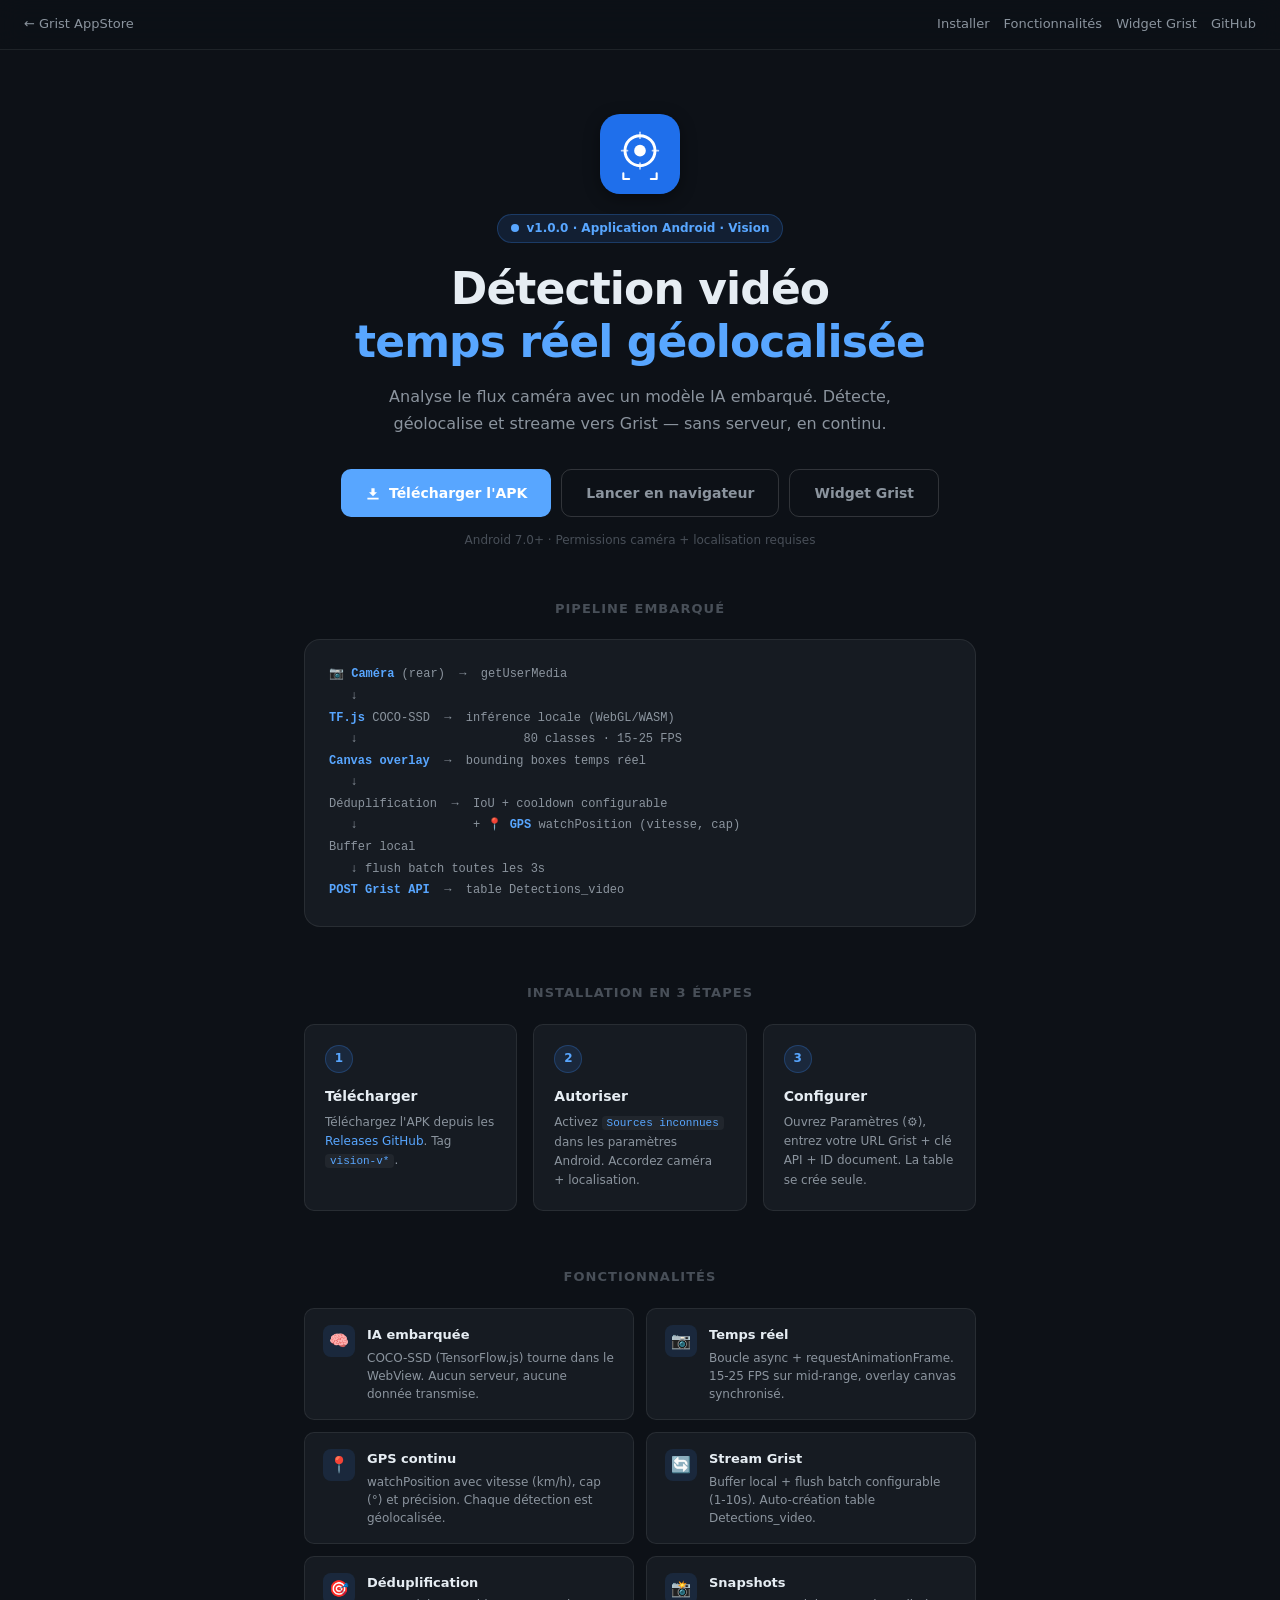
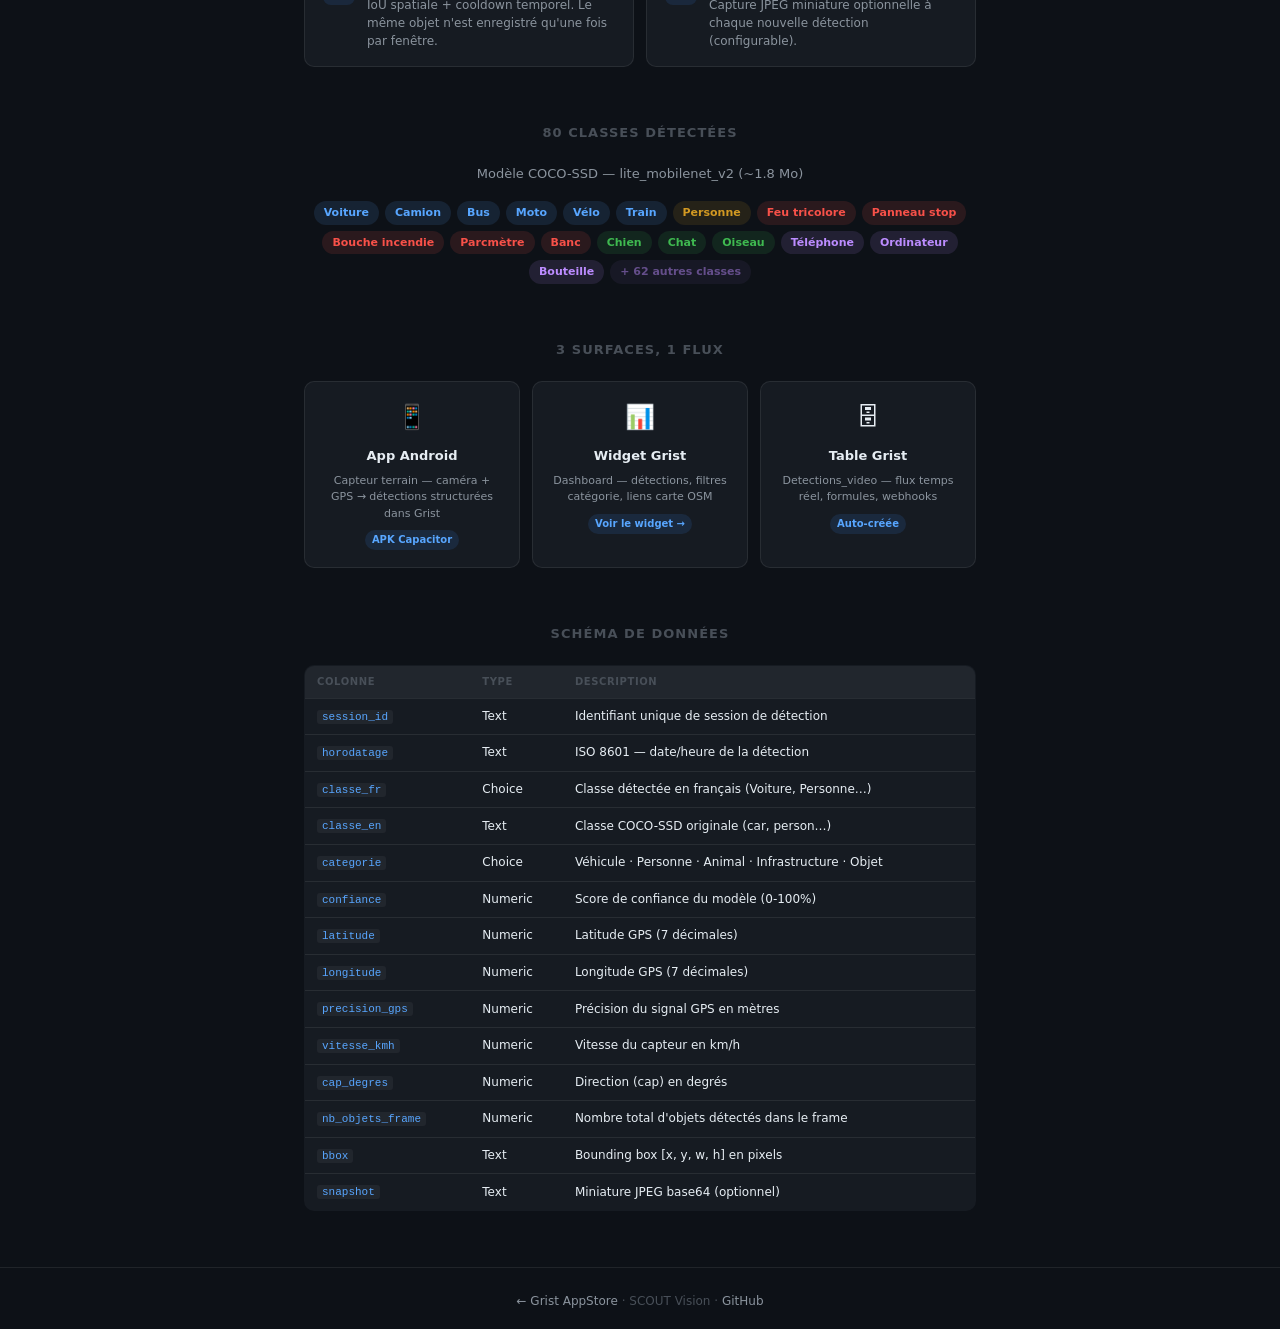
<file: apps/scout-vision.html>
<!DOCTYPE html>
<html lang="fr">
<head>
<meta charset="UTF-8">
<meta name="viewport" content="width=device-width, initial-scale=1.0">
<title>SCOUT Vision — Détection vidéo temps réel géolocalisée</title>
<style>
:root{--ct:#1f6feb;--ct-m:#58a6ff;--ct-l:rgba(56,139,253,.12);--bg:#0d1117;--bg2:#161b22;--bg3:#21262d;--bd:rgba(255,255,255,.08);--bd2:rgba(255,255,255,.15);--tx:#e6edf3;--tx2:#8b949e;--tx3:#484f58;--r:10px;--r2:16px;--f:'Segoe UI',system-ui,sans-serif}
*{box-sizing:border-box;margin:0;padding:0}
body{font-family:var(--f);background:var(--bg);color:var(--tx);min-height:100vh;line-height:1.6}
a{color:var(--ct-m);text-decoration:none}

/* NAV */
nav{padding:14px 24px;display:flex;align-items:center;justify-content:space-between;border-bottom:1px solid var(--bd);position:sticky;top:0;background:rgba(13,17,23,.92);backdrop-filter:blur(12px);z-index:10}
.nav-back{display:flex;align-items:center;gap:8px;font-size:13px;color:var(--tx2)}
.nav-back:hover{color:var(--tx)}
.nav-links{display:flex;gap:14px;font-size:13px;color:var(--tx2)}
.nav-links a{color:var(--tx2)}.nav-links a:hover{color:var(--tx)}

/* HERO */
.hero{max-width:720px;margin:0 auto;padding:64px 24px 48px;text-align:center}
.hero-icon{width:80px;height:80px;border-radius:20px;overflow:hidden;margin:0 auto 20px;box-shadow:0 4px 16px rgba(0,0,0,.4)}
.hero-icon img{width:100%;height:100%}
.hero-badge{display:inline-flex;align-items:center;gap:6px;background:var(--ct-l);border:1px solid rgba(56,139,253,.25);color:var(--ct-m);font-size:12px;font-weight:600;padding:4px 12px;border-radius:20px;margin-bottom:20px}
.hero h1{font-size:clamp(28px,5vw,44px);font-weight:700;letter-spacing:-.02em;margin-bottom:14px;line-height:1.2}
.hero h1 span{color:var(--ct-m)}
.hero p{font-size:16px;color:var(--tx2);max-width:520px;margin:0 auto 32px;line-height:1.7}
.btn-row{display:flex;gap:10px;justify-content:center;flex-wrap:wrap}
.btn{display:inline-flex;align-items:center;gap:8px;padding:12px 24px;border-radius:var(--r);font-size:14px;font-weight:600;transition:all .15s;border:1.5px solid transparent}
.btn:hover{transform:translateY(-1px)}
.btn-primary{background:var(--ct-m);color:#fff;border:none}
.btn-secondary{background:transparent;border-color:var(--bd2);color:var(--tx2)}
.btn-secondary:hover{border-color:var(--tx3);color:var(--tx)}
.btn svg{width:16px;height:16px}
.meta-note{font-size:12px;color:var(--tx3);margin-top:14px}

/* SECTIONS */
section{max-width:720px;margin:0 auto;padding:0 24px 56px}
.section-label{font-size:13px;font-weight:700;text-transform:uppercase;letter-spacing:.08em;color:var(--tx3);margin-bottom:20px;text-align:center}

/* PIPELINE */
.pipeline{background:var(--bg2);border:1px solid var(--bd);border-radius:var(--r2);padding:24px;font-family:'Fira Code','Cascadia Code','SF Mono',monospace;font-size:12px;line-height:1.8;color:var(--tx2);overflow-x:auto;white-space:pre}
.pipeline .hl{color:var(--ct-m);font-weight:600}

/* STEPS */
.steps{display:grid;grid-template-columns:repeat(3,1fr);gap:16px}
@media(max-width:560px){.steps{grid-template-columns:1fr}}
.step-card{background:var(--bg2);border:1px solid var(--bd);border-radius:var(--r);padding:20px}
.step-num{width:28px;height:28px;border-radius:50%;background:var(--ct-l);border:1px solid rgba(56,139,253,.25);color:var(--ct-m);font-size:12px;font-weight:700;display:flex;align-items:center;justify-content:center;margin-bottom:12px}
.step-card h3{font-size:14px;font-weight:600;margin-bottom:6px}
.step-card p{font-size:12px;color:var(--tx2);line-height:1.6}
.step-card code{background:var(--bg3);padding:1px 5px;border-radius:4px;font-size:11px;color:var(--ct-m)}

/* FEATURES */
.features-grid{display:grid;grid-template-columns:repeat(2,1fr);gap:12px}
@media(max-width:480px){.features-grid{grid-template-columns:1fr}}
.feat{background:var(--bg2);border:1px solid var(--bd);border-radius:var(--r);padding:16px 18px;display:flex;gap:12px;align-items:flex-start}
.feat-icon{width:32px;height:32px;border-radius:8px;background:var(--ct-l);display:flex;align-items:center;justify-content:center;font-size:16px;flex-shrink:0}
.feat h4{font-size:13px;font-weight:600;margin-bottom:3px}
.feat p{font-size:12px;color:var(--tx2);line-height:1.5}

/* CLASSES GRID */
.classes{display:flex;flex-wrap:wrap;gap:6px;justify-content:center;margin-top:12px}
.cls-pill{font-size:11px;padding:3px 10px;border-radius:12px;font-weight:600}
.cls-v{background:rgba(88,166,255,.12);color:#58a6ff}
.cls-p{background:rgba(210,153,34,.12);color:#d29922}
.cls-a{background:rgba(63,185,80,.12);color:#3fb950}
.cls-i{background:rgba(248,81,73,.12);color:#f85149}
.cls-o{background:rgba(188,140,255,.12);color:#bc8cff}

/* SURFACES */
.surface-grid{display:grid;grid-template-columns:repeat(3,1fr);gap:12px}
@media(max-width:560px){.surface-grid{grid-template-columns:1fr}}
.surface{background:var(--bg2);border:1px solid var(--bd);border-radius:var(--r);padding:16px;text-align:center;transition:border-color .2s}
.surface:hover{border-color:var(--bd2)}
.surface-icon{font-size:24px;margin-bottom:10px}
.surface h4{font-size:13px;font-weight:600;margin-bottom:6px}
.surface p{font-size:11px;color:var(--tx2);line-height:1.5}
.surface .tag{display:inline-block;background:var(--ct-l);color:var(--ct-m);font-size:10px;font-weight:600;padding:2px 7px;border-radius:10px;margin-top:8px}

/* SCHEMA TABLE */
.schema{width:100%;border-collapse:collapse;background:var(--bg2);border:1px solid var(--bd);border-radius:var(--r);overflow:hidden;font-size:12px}
.schema th{background:var(--bg3);padding:8px 12px;text-align:left;font-size:10px;font-weight:700;text-transform:uppercase;letter-spacing:.06em;color:var(--tx3)}
.schema td{padding:8px 12px;border-top:1px solid var(--bd)}
.schema code{background:var(--bg3);padding:1px 5px;border-radius:3px;font-size:11px;color:var(--ct-m)}

/* FOOTER */
footer{border-top:1px solid var(--bd);padding:24px;text-align:center;font-size:12px;color:var(--tx3)}
footer a{color:var(--tx2)}
</style>
</head>
<body>

<nav>
  <a class="nav-back" href="../">← Grist AppStore</a>
  <div class="nav-links">
    <a href="#install">Installer</a>
    <a href="#features">Fonctionnalités</a>
    <a href="../grist-widget-video/">Widget Grist</a>
    <a href="https://github.com/nic01asFr/Grist-AppStore">GitHub</a>
  </div>
</nav>

<div class="hero">
  <div class="hero-icon"><img src="../icons/scout-vision.svg" alt="SCOUT Vision"></div>
  <div class="hero-badge">
    <svg width="10" height="10" viewBox="0 0 10 10"><circle cx="5" cy="5" r="4" fill="currentColor"/></svg>
    v1.0.0 · Application Android · Vision
  </div>
  <h1>Détection vidéo<br><span>temps réel géolocalisée</span></h1>
  <p>Analyse le flux caméra avec un modèle IA embarqué. Détecte, géolocalise et streame vers Grist — sans serveur, en continu.</p>
  <div class="btn-row">
    <a href="https://github.com/nic01asFr/Grist-AppStore/releases" class="btn btn-primary">
      <svg viewBox="0 0 20 20" fill="currentColor"><path d="M10 14l-5-5h3V4h4v5h3l-5 5zm-7 2h14v2H3v-2z"/></svg>
      Télécharger l'APK
    </a>
    <a href="../app-video/" class="btn btn-secondary">Lancer en navigateur</a>
    <a href="../grist-widget-video/" class="btn btn-secondary">Widget Grist</a>
  </div>
  <div class="meta-note">Android 7.0+ · Permissions caméra + localisation requises</div>
</div>

<section>
  <div class="section-label">Pipeline embarqué</div>
  <div class="pipeline"><span class="hl">📷 Caméra</span> (rear)  →  getUserMedia
   ↓
<span class="hl">TF.js</span> COCO-SSD  →  inférence locale (WebGL/WASM)
   ↓                       80 classes · 15-25 FPS
<span class="hl">Canvas overlay</span>  →  bounding boxes temps réel
   ↓
Déduplification  →  IoU + cooldown configurable
   ↓                + <span class="hl">📍 GPS</span> watchPosition (vitesse, cap)
Buffer local
   ↓ flush batch toutes les 3s
<span class="hl">POST Grist API</span>  →  table Detections_video</div>
</section>

<section id="install">
  <div class="section-label">Installation en 3 étapes</div>
  <div class="steps">
    <div class="step-card">
      <div class="step-num">1</div>
      <h3>Télécharger</h3>
      <p>Téléchargez l'APK depuis les <a href="https://github.com/nic01asFr/Grist-AppStore/releases">Releases GitHub</a>. Tag <code>vision-v*</code>.</p>
    </div>
    <div class="step-card">
      <div class="step-num">2</div>
      <h3>Autoriser</h3>
      <p>Activez <code>Sources inconnues</code> dans les paramètres Android. Accordez caméra + localisation.</p>
    </div>
    <div class="step-card">
      <div class="step-num">3</div>
      <h3>Configurer</h3>
      <p>Ouvrez Paramètres (⚙), entrez votre URL Grist + clé API + ID document. La table se crée seule.</p>
    </div>
  </div>
</section>

<section id="features">
  <div class="section-label">Fonctionnalités</div>
  <div class="features-grid">
    <div class="feat"><div class="feat-icon">🧠</div><div><h4>IA embarquée</h4><p>COCO-SSD (TensorFlow.js) tourne dans le WebView. Aucun serveur, aucune donnée transmise.</p></div></div>
    <div class="feat"><div class="feat-icon">📷</div><div><h4>Temps réel</h4><p>Boucle async + requestAnimationFrame. 15-25 FPS sur mid-range, overlay canvas synchronisé.</p></div></div>
    <div class="feat"><div class="feat-icon">📍</div><div><h4>GPS continu</h4><p>watchPosition avec vitesse (km/h), cap (°) et précision. Chaque détection est géolocalisée.</p></div></div>
    <div class="feat"><div class="feat-icon">🔄</div><div><h4>Stream Grist</h4><p>Buffer local + flush batch configurable (1-10s). Auto-création table Detections_video.</p></div></div>
    <div class="feat"><div class="feat-icon">🎯</div><div><h4>Déduplification</h4><p>IoU spatiale + cooldown temporel. Le même objet n'est enregistré qu'une fois par fenêtre.</p></div></div>
    <div class="feat"><div class="feat-icon">📸</div><div><h4>Snapshots</h4><p>Capture JPEG miniature optionnelle à chaque nouvelle détection (configurable).</p></div></div>
  </div>
</section>

<section>
  <div class="section-label">80 classes détectées</div>
  <p style="text-align:center;font-size:13px;color:var(--tx2);margin-bottom:16px">Modèle COCO-SSD — lite_mobilenet_v2 (~1.8 Mo)</p>
  <div class="classes">
    <span class="cls-pill cls-v">Voiture</span><span class="cls-pill cls-v">Camion</span><span class="cls-pill cls-v">Bus</span>
    <span class="cls-pill cls-v">Moto</span><span class="cls-pill cls-v">Vélo</span><span class="cls-pill cls-v">Train</span>
    <span class="cls-pill cls-p">Personne</span>
    <span class="cls-pill cls-i">Feu tricolore</span><span class="cls-pill cls-i">Panneau stop</span>
    <span class="cls-pill cls-i">Bouche incendie</span><span class="cls-pill cls-i">Parcmètre</span><span class="cls-pill cls-i">Banc</span>
    <span class="cls-pill cls-a">Chien</span><span class="cls-pill cls-a">Chat</span><span class="cls-pill cls-a">Oiseau</span>
    <span class="cls-pill cls-o">Téléphone</span><span class="cls-pill cls-o">Ordinateur</span><span class="cls-pill cls-o">Bouteille</span>
    <span class="cls-pill cls-o" style="opacity:.5">+ 62 autres classes</span>
  </div>
</section>

<section>
  <div class="section-label">3 surfaces, 1 flux</div>
  <div class="surface-grid">
    <div class="surface">
      <div class="surface-icon">📱</div>
      <h4>App Android</h4>
      <p>Capteur terrain — caméra + GPS → détections structurées dans Grist</p>
      <span class="tag">APK Capacitor</span>
    </div>
    <div class="surface">
      <a href="../grist-widget-video/" style="color:inherit;text-decoration:none">
        <div class="surface-icon">📊</div>
        <h4>Widget Grist</h4>
        <p>Dashboard — détections, filtres catégorie, liens carte OSM</p>
        <span class="tag">Voir le widget →</span>
      </a>
    </div>
    <div class="surface">
      <div class="surface-icon">🗄</div>
      <h4>Table Grist</h4>
      <p>Detections_video — flux temps réel, formules, webhooks</p>
      <span class="tag">Auto-créée</span>
    </div>
  </div>
</section>

<section>
  <div class="section-label">Schéma de données</div>
  <table class="schema">
    <thead><tr><th>Colonne</th><th>Type</th><th>Description</th></tr></thead>
    <tbody>
      <tr><td><code>session_id</code></td><td>Text</td><td>Identifiant unique de session de détection</td></tr>
      <tr><td><code>horodatage</code></td><td>Text</td><td>ISO 8601 — date/heure de la détection</td></tr>
      <tr><td><code>classe_fr</code></td><td>Choice</td><td>Classe détectée en français (Voiture, Personne…)</td></tr>
      <tr><td><code>classe_en</code></td><td>Text</td><td>Classe COCO-SSD originale (car, person…)</td></tr>
      <tr><td><code>categorie</code></td><td>Choice</td><td>Véhicule · Personne · Animal · Infrastructure · Objet</td></tr>
      <tr><td><code>confiance</code></td><td>Numeric</td><td>Score de confiance du modèle (0-100%)</td></tr>
      <tr><td><code>latitude</code></td><td>Numeric</td><td>Latitude GPS (7 décimales)</td></tr>
      <tr><td><code>longitude</code></td><td>Numeric</td><td>Longitude GPS (7 décimales)</td></tr>
      <tr><td><code>precision_gps</code></td><td>Numeric</td><td>Précision du signal GPS en mètres</td></tr>
      <tr><td><code>vitesse_kmh</code></td><td>Numeric</td><td>Vitesse du capteur en km/h</td></tr>
      <tr><td><code>cap_degres</code></td><td>Numeric</td><td>Direction (cap) en degrés</td></tr>
      <tr><td><code>nb_objets_frame</code></td><td>Numeric</td><td>Nombre total d'objets détectés dans le frame</td></tr>
      <tr><td><code>bbox</code></td><td>Text</td><td>Bounding box [x, y, w, h] en pixels</td></tr>
      <tr><td><code>snapshot</code></td><td>Text</td><td>Miniature JPEG base64 (optionnel)</td></tr>
    </tbody>
  </table>
</section>

<footer>
  <a href="../">← Grist AppStore</a> · SCOUT Vision · <a href="https://github.com/nic01asFr/Grist-AppStore">GitHub</a>
</footer>

</body>
</html>
</file>
